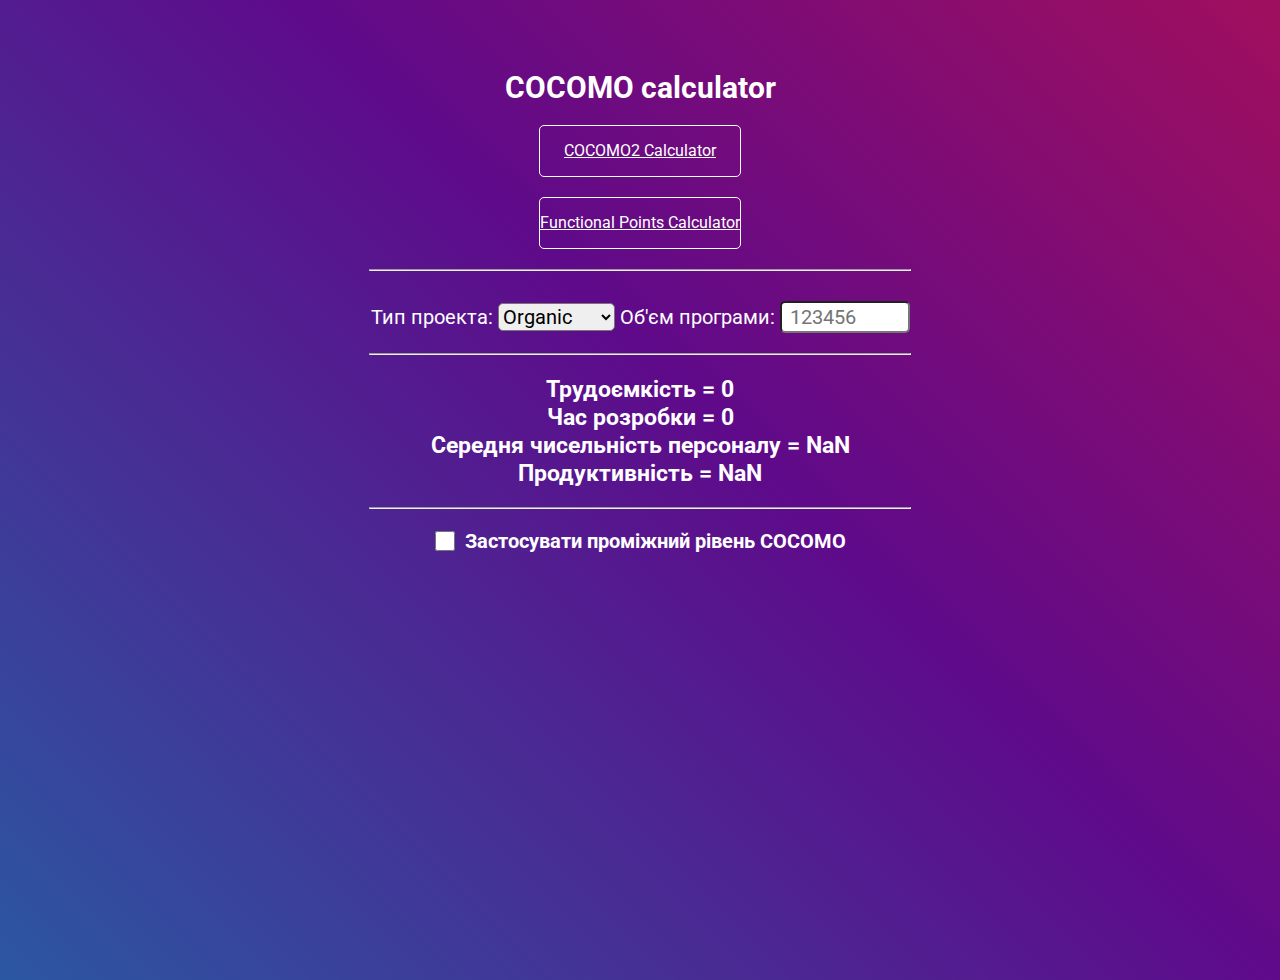
<file: COCOMO/index.html>
<!DOCTYPE html>
<html>

<head lang="en">
    <meta charset="UTF-8">
    <title>COCOMO calculator</title>
    <script type="text/javascript" src="js/index.js"></script>
    <link rel="stylesheet" href="css/index.css" />
    <link rel="preconnect" href="https://fonts.googleapis.com">
    <link rel="preconnect" href="https://fonts.gstatic.com" crossorigin>
    <link href="https://fonts.googleapis.com/css2?family=Roboto:wght@300&display=swap" rel="stylesheet">
</head>

<body onload="calculator = new Calculator()">
    <section>
        <div class="container">
            <h1 class="title">COCOMO calculator</h1>
            <a class="coc" href="cocomo2.html">COCOMO2 Calculator</a>
            <a class="coc" href="functional_points.html">Functional Points Calculator</a>
            <hr>
            <div class="select">
                <label>
                    Тип проекта:
                    <select id="ptSelect">
                        <option>Organic</option>
                        <option>Split</option>
                        <option>Embedded</option>
                    </select>
                </label>
                <label>
                    Об'єм програми:
                    <input id="psInput" type="number" min="1" max="1000000000" value="" placeholder="123456">
                </label>
                <hr>
                <div class="result">
                    <h3>Трудоємкість = <span id="PM">0</span></h3>
                    <h3>Час розробки = <span id="TM">0</span></h3>
                    <h3>Середня чисельність персоналу = <span id="SS">0</span></h3>
                    <h3>Продуктивність = <span id="P">0</span></h3>
                </div>
            </div>
            <hr>
            <div>
                <h4>
                        <input id="use" type="checkbox" />
                        Застосувати проміжний рівень COCOMO
                </h4>
                <div id="intCoc" class="intCocOver">
                    <table>
                        <thead>
                            <tr>
                                <th rowspan="2">Атрибути вартості, CD<sub>k</sub></th>
                                <th colspan="6">Рейтинг</th>
                            </tr>
                            <tr>
                                <th>Дуже низький</th>
                                <th>Низький</th>
                                <th>Середній</th>
                                <th>Високий</th>
                                <th>Дуже високий</th>
                                <th>Критичний</th>
                            </tr>
                        </thead>
                        <tbody id="tBody">
                            <tr>
                                <th colspan="7">Характеристики продукту</th>
                            </tr>
                            <tr>
                                <td>1. Вимоги до надійності ПЗ</td>
                                <td><label><input type="radio" name="t1" value="0.75" /></label></td>
                                <td><label><input type="radio" name="t1" value="0.88" /></label></td>
                                <td><label><input type="radio" name="t1" value="1" /></label></td>
                                <td><label><input type="radio" name="t1" value="1.15" /></label></td>
                                <td><label><input type="radio" name="t1" value="1.40" /></label></td>
                                <td>N/A</td>
                            </tr>
                            <tr>
                                <td>2. Розмір БД проекта</td>
                                <td></td>
                                <td><label><input type="radio" name="t2" value="0.94" /></label></td>
                                <td><label><input type="radio" name="t2" value="1.00" /></label></td>
                                <td><label><input type="radio" name="t2" value="1.08" /></label></td>
                                <td><label><input type="radio" name="t2" value="1.16" /></label></td>
                                <td>N/A</td>
                            </tr>
                            <tr>
                                <td>3. Складність продукта</td>
                                <td><label><input type="radio" name="t3" value="0.70" /></label></td>
                                <td><label><input type="radio" name="t3" value="0.85" /></label></td>
                                <td><label><input type="radio" name="t3" value="1" /></label></td>
                                <td><label><input type="radio" name="t3" value="1.15" /></label></td>
                                <td><label><input type="radio" name="t3" value="1.30" /></label></td>
                                <td><label><input type="radio" name="t3" value="1.65" /></label></td>
                            </tr>
                            <tr>
                                <td colspan="7">Характеристики апаратного забезпечення</td>
                            </tr>
                            <tr>
                                <td>4. Обмеження швидкодії виконання</td>
                                <td></td>
                                <td></td>
                                <td><label><input type="radio" name="t4" value="1" /></label></td>
                                <td><label><input type="radio" name="t4" value="1.11" /></label></td>
                                <td><label><input type="radio" name="t4" value="1.30" /></label></td>
                                <td><label><input type="radio" name="t4" value="1.66" /></label></td>
                            </tr>
                            <tr>
                                <td>5. Обмеження пам'яті</td>
                                <td></td>
                                <td></td>
                                <td><label><input type="radio" name="t5" value="1" /></label></td>
                                <td><label><input type="radio" name="t5" value="1.06" /></label></td>
                                <td><label><input type="radio" name="t5" value="1.21" /></label></td>
                                <td><label><input type="radio" name="t5" value="1.56" /></label></td>
                            </tr>
                            <tr>
                                <td>6. Нестабільність середовища віртуальної машини</td>
                                <td></td>
                                <td><label><input type="radio" name="t6" value="0.87" /></label></td>
                                <td><label><input type="radio" name="t6" value="1" /></label></td>
                                <td><label><input type="radio" name="t6" value="1.15" /></label></td>
                                <td><label><input type="radio" name="t6" value="1.30" /></label></td>
                                <td></td>
                            </tr>
                            <tr>
                                <td>7. Потрібний час на відновлення</td>
                                <td></td>
                                <td><label><input type="radio" name="t7" value="0.87" /></label></td>
                                <td><label><input type="radio" name="t7" value="1" /></label></td>
                                <td><label><input type="radio" name="t7" value="1.07" /></label></td>
                                <td><label><input type="radio" name="t7" value="1.15" /></label></td>
                                <td></td>
                            </tr>
                            <tr>
                                <td colspan="7">Характеристики персоналу</td>
                            </tr>
                            <tr>
                                <td>8. Аналітичні здібності</td>
                                <td><label><input type="radio" name="t8" value="1.46" /></label></td>
                                <td><label><input type="radio" name="t8" value="1.19" /></label></td>
                                <td><label><input type="radio" name="t8" value="1" /></label></td>
                                <td><label><input type="radio" name="t8" value="0.86" /></label></td>
                                <td><label><input type="radio" name="t8" value="0.71" /></label></td>
                                <td></td>
                            </tr>
                            <tr>
                                <td>9. Досвід розробки</td>
                                <td><label><input type="radio" name="t9" value="1.29" /></label></td>
                                <td><label><input type="radio" name="t9" value="1.13" /></label></td>
                                <td><label><input type="radio" name="t9" value="1" /></label></td>
                                <td><label><input type="radio" name="t9" value="0.91" /></label></td>
                                <td><label><input type="radio" name="t9" value="0.82" /></label></td>
                                <td></td>
                            </tr>
                            <tr>
                                <td>10. Здібності до розробки ПЗ</td>
                                <td><label><input type="radio" name="t10" value="1.42" /></label></td>
                                <td><label><input type="radio" name="t10" value="1.17" /></label></td>
                                <td><label><input type="radio" name="t10" value="1" /></label></td>
                                <td><label><input type="radio" name="t10" value="0.86" /></label></td>
                                <td><label><input type="radio" name="t10" value="0.70" /></label></td>
                                <td></td>
                            </tr>
                            <tr>
                                <td>11. Досвід використання віртуальних машин</td>
                                <td><label><input type="radio" name="t11" value="1.21" /></label></td>
                                <td><label><input type="radio" name="t11" value="1.10" /></label></td>
                                <td><label><input type="radio" name="t11" value="1" /></label></td>
                                <td><label><input type="radio" name="t11" value="0.9" /></label></td>
                                <td></td>
                                <td></td>
                            </tr>
                            <tr>
                                <td>12. Складність продукту</td>
                                <td><label><input type="radio" name="t12" value="1.14" /></label></td>
                                <td><label><input type="radio" name="t12" value="1.07" /></label></td>
                                <td><label><input type="radio" name="t12" value="1" /></label></td>
                                <td><label><input type="radio" name="t12" value="0.95" /></label></td>
                                <td></td>
                                <td></td>
                            </tr>
                            <tr>
                                <td colspan="7">Характеристики проекту</td>
                            </tr>
                            <tr>
                                <td>13. Застосування методів розробки ПЗ</td>
                                <td><label><input type="radio" name="t13" value="1.24" /></label></td>
                                <td><label><input type="radio" name="t13" value="1.10" /></label></td>
                                <td><label><input type="radio" name="t13" value="1" /></label></td>
                                <td><label><input type="radio" name="t13" value="0.91" /></label></td>
                                <td><label><input type="radio" name="t13" value="0.82" /></label></td>
                                <td></td>
                            </tr>
                            <tr>
                                <td>14. Використання інструментарію розробки ПЗ</td>
                                <td><label><input type="radio" name="t14" value="1.24" /></label></td>
                                <td><label><input type="radio" name="t14" value="1.10" /></label></td>
                                <td><label><input type="radio" name="t14" value="1" /></label></td>
                                <td><label><input type="radio" name="t14" value="0.91" /></label></td>
                                <td><label><input type="radio" name="t14" value="0.83" /></label></td>
                                <td></td>
                            </tr>
                            <tr>
                                <td>15. Вимоги дотримання термінів розробки</td>
                                <td><label><input type="radio" name="t15" value="1.23" /></label></td>
                                <td><label><input type="radio" name="t15" value="1.08" /></label></td>
                                <td><label><input type="radio" name="t15" value="1" /></label></td>
                                <td><label><input type="radio" name="t15" value="1.04" /></label></td>
                                <td><label><input type="radio" name="t15" value="1.10" /></label></td>
                                <td></td>
                            </tr>
                        </tbody>
                    </table>
                </div>
            </div>
            <div>

            </div>
        </div>
    </section>

</body>

</html>
</file>
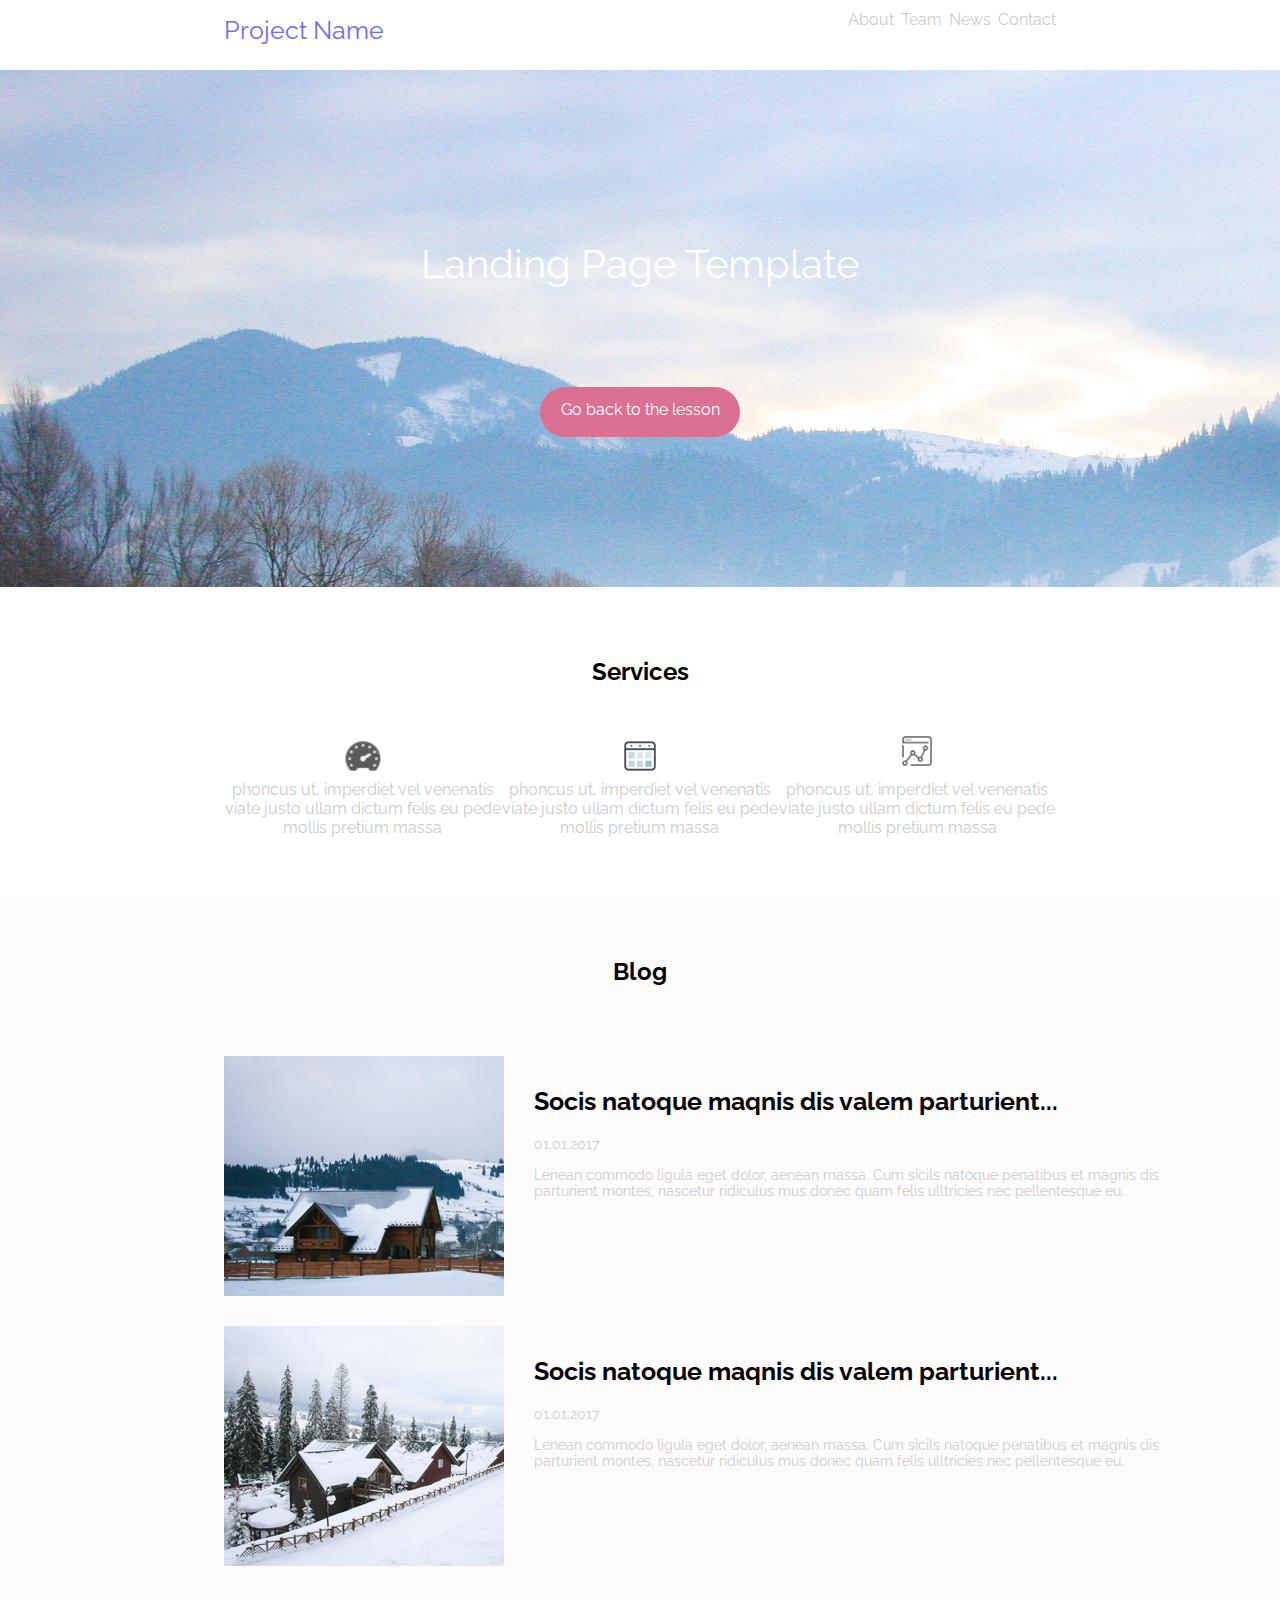
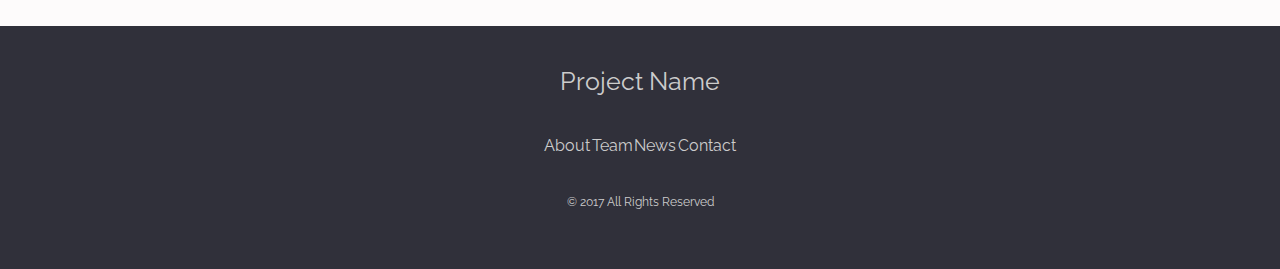
<file: LR_9/index.html>
<!DOCTYPE html>
<html lang="en">
<head>
    <meta charset="UTF-8">
    <meta http-equiv="X-UA-Compatible" content="IE=edge">
    <meta name="viewport" content="width=device-width, initial-scale=1.0">
    <link rel="stylesheet" href="./style.css">
    <link rel="preconnect" href="https://fonts.gstatic.com">
    <link href="https://fonts.googleapis.com/css2?family=Raleway:wght@300;400;500;600;700&display=swap" rel="stylesheet">
    <title>Landing Page</title>
</head>
<body>
    <!-- Header -->
    <header>

        <div class="topbar">
            <div class="pname">
                <div class="text-pname">Project Name</div>
            </div>

            <div class="menu">
                <div class="lio">About</div>
                <div class="lio">Team</div>
                <div class="lio">News</div>
                <div class="lio">Contact</div>
            </div>

        </div>

        <div class="main-header">
            <h1>Landing Page Template</h1>
            <div class="container-b">
                <div class="button-h">
                    <div class="text-button-h">Go back to the lesson</div>
                </div>
            </div>
                
        </div>
        
    </header>
    <!-- Header -->


    <!-- Main -->
    <main>
        

        <div class="up-main">
            
            <h2>Services</h2>
            
            <div class="container-m">
                    <div class="block">
                    <img src="./img/speedometer_30px.png" alt="">
                    <div class="text-s">phoncus ut, imperdiet vel venenatis viate
                        justo ullam dictum felis eu pede mollis
                        pretium massa
                    </div>
                </div>

                <div class="block">
                    <img src="./img/calendar_64px.png" alt="">
                    <div class="text-t">phoncus ut, imperdiet vel venenatis viate
                        justo ullam dictum felis eu pede mollis
                        pretium massa
                    </div>
                </div>

                <div class="block">
                    <img src="./img/web_analytics_64px.png" alt="" class="last">
                    <div class="text-a">phoncus ut, imperdiet vel venenatis viate
                        justo ullam dictum felis eu pede mollis
                        pretium massa
                    </div>
                </div>
            </div>
        </div>
            

        <div class="down-main">

            <h2 class="log">Blog</h2>

            <div class="house">
                <img src="./img/img1.jpg" alt="" class="house-img">
                <div class="about-h">
                    <h3>Socis natoque maqnis dis valem parturient...</h3>
                    <p>01.01.2017</p>
                    <p>Lenean commodo ligula eget dolor, aenean massa. Cum sicils natoque penatibus et magnis dis
                        parturient montes, nascetur ridiculus mus donec quam felis ulltricies nec pellentesque eu.
                    </p>
                </div>
            </div>

            <div class="house">
                <img src="./img/img2.jpg" alt="" class="house-img">
                <div class="about-h">
                    <h3>Socis natoque maqnis dis valem parturient...</h3>
                    <p>01.01.2017</p>
                    <p>Lenean commodo ligula eget dolor, aenean massa. Cum sicils natoque penatibus et magnis dis
                        parturient montes, nascetur ridiculus mus donec quam felis ulltricies nec pellentesque eu.
                    </p>
                </div>
            </div>
        </div>
    </main>
    <!-- Main -->

    <!-- Footer -->
    <footer>

        <div class="up-f">Project Name</div>

        <div class="middle-f">
            <div class="liu">About</div>
            <div class="liu">Team</div>
            <div class="liu">News</div>
            <div class="liu">Contact</div>
        </div>

        <div class="bottom-f">&#169 2017 All Rights Reserved</div>
    </footer>
    <!-- Footer -->
</body>
</html>
</file>
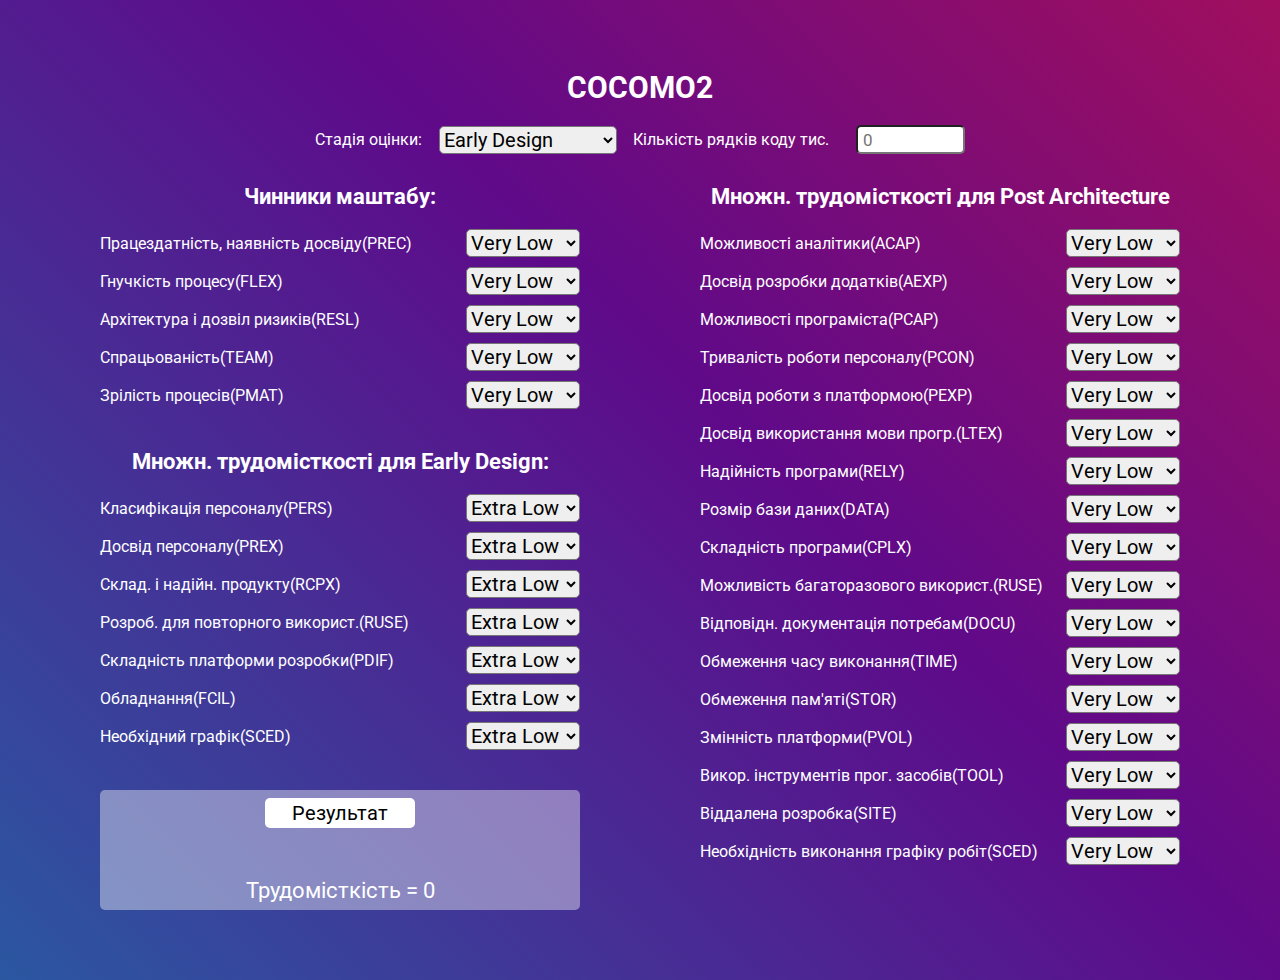
<file: COCOMO/cocomo2.html>
<!DOCTYPE html>
<html>

<head lang="en">
    <meta charset="UTF-8">
    <title>COCOMO 2</title>
    <link rel="stylesheet" href="css/index.css" />
    <link rel="preconnect" href="https://fonts.googleapis.com">
    <link rel="preconnect" href="https://fonts.gstatic.com" crossorigin>
    <link href="https://fonts.googleapis.com/css2?family=Roboto:wght@300&display=swap" rel="stylesheet">
</head>

<body>
    <section>
        <div class="container">
            <h1 class="title">COCOMO2</h1>
            <div class="input">
                Стадія оцінки:
                <select id="typeSelect">
                    <option>Early Design</option>
                    <option>Post Architecture</option>
                </select>
                Кількість рядків коду тис.
                <input type="number" value="" min="1" placeholder="0" id="kInput">
            </div>
            <div class="param">
                <div class="early_scaleSelect">
                    <div class="scaleSelect">
                        <h2>Чинники маштабу:</h2>
                        <div class="select-block">
                            <div class="descr">Працездатність, наявність досвіду(PREC)</div>
                            <select class="sel" id="PREC">
                                <option>Very Low</option>
                                <option>Low</option>
                                <option>Nominal</option>
                                <option>High</option>
                                <option>Very High</option>
                                <option>Extra High</option>
                            </select>
                        </div>
                        <div class="select-block">
                            <div class="descr">Гнучкість процесу(FLEX)</div>
                            <select class="sel" id="FLEX">
                                <option>Very Low</option>
                                <option>Low</option>
                                <option>Nominal</option>
                                <option>High</option>
                                <option>Very High</option>
                                <option>Extra High</option>
                            </select>
                        </div>
                        <div class="select-block">
                            <div class="descr">Архітектура і дозвіл ризиків(RESL)</div>
                            <select class="sel" id="RESL">
                                <option>Very Low</option>
                                <option>Low</option>
                                <option>Nominal</option>
                                <option>High</option>
                                <option>Very High</option>
                                <option>Extra High</option>
                            </select>
                        </div>
                        <div class="select-block">
                            <div class="descr">Спрацьованість(TEAM)</div>
                            <select class="sel" id="TEAM">
                                <option>Very Low</option>
                                <option>Low</option>
                                <option>Nominal</option>
                                <option>High</option>
                                <option>Very High</option>
                                <option>Extra High</option>
                            </select>
                        </div>
                        <div class="select-block">
                            <div class="descr">Зрілість процесів(PMAT)</div>
                            <select class="sel" id="PMAT">
                                <option>Very Low</option>
                                <option>Low</option>
                                <option>Nominal</option>
                                <option>High</option>
                                <option>Very High</option>
                                <option>Extra High</option>
                            </select>
                        </div>
                    </div>
                    <div class="earlySelect">
                        <h2>Множн. трудомісткості для Early Design:</h2>
                        <div class="select-block">
                            <div class="descr">Класифікація персоналу(PERS)</div>
                            <select class="sel" id="PERS">
                                <option>Extra Low</option>
                                <option>Very Low</option>
                                <option>Low</option>
                                <option>Nominal</option>
                                <option>High</option>
                                <option>Very High</option>
                                <option>Extra High</option>
                            </select>
                        </div>
                        <div class="select-block">
                            <div class="descr">Досвід персоналу(PREX)</div>
                            <select class="sel" id="PREX">
                                <option>Extra Low</option>
                                <option>Very Low</option>
                                <option>Low</option>
                                <option>Nominal</option>
                                <option>High</option>
                                <option>Very High</option>
                                <option>Extra High</option>
                            </select>
                        </div>
                        <div class="select-block">
                            <div class="descr">Склад. і надійн. продукту(RCPX)</div>
                            <select class="sel" id="RCPX">
                                <option>Extra Low</option>
                                <option>Very Low</option>
                                <option>Low</option>
                                <option>Nominal</option>
                                <option>High</option>
                                <option>Very High</option>
                                <option>Extra High</option>
                            </select>
                        </div>
                        <div class="select-block">
                            <div class="descr">Розроб. для повторного використ.(RUSE)</div>
                            <select class="sel" id="RUSE">
                                <option>Extra Low</option>
                                <option>Very Low</option>
                                <option>Low</option>
                                <option>Nominal</option>
                                <option>High</option>
                                <option>Very High</option>
                                <option>Extra High</option>
                            </select>
                        </div>
                        <div class="select-block">
                            <div class="descr">Складність платформи розробки(PDIF)</div>
                            <select class="sel" id="PDIF">
                                <option>Extra Low</option>
                                <option>Very Low</option>
                                <option>Low</option>
                                <option>Nominal</option>
                                <option>High</option>
                                <option>Very High</option>
                                <option>Extra High</option>
                            </select>
                        </div>
                        <div class="select-block">
                            <div class="descr">Обладнання(FCIL)</div>
                            <select class="sel" id="FCIL">
                                <option>Extra Low</option>
                                <option>Very Low</option>
                                <option>Low</option>
                                <option>Nominal</option>
                                <option>High</option>
                                <option>Very High</option>
                                <option>Extra High</option>
                            </select>
                        </div>
                        <div class="select-block">
                            <div class="descr">Необхідний графік(SCED)</div>
                            <select class="sel" id="SCED">
                                <option>Extra Low</option>
                                <option>Very Low</option>
                                <option>Low</option>
                                <option>Nominal</option>
                                <option>High</option>
                                <option>Very High</option>
                                <option>Extra High</option>
                            </select>
                        </div>
                    </div>
                    <div class="result-co2">
                        <button id="res">Результат</button>
                        <div class="resourse">Трудомісткість = <div id="result-co2">0</div></div>
                        
                    </div>
                </div>
                <div class="postSelect">
                    <h2>Множн. трудомісткості для Post Architecture</h2>
                    <div class="select-block">
                        <div class="descr">Можливості аналітики(ACAP)</div>
                        <select class="sel" id="ACAP">
                            <option>Very Low</option>
                            <option>Low</option>
                            <option>Nominal</option>
                            <option>High</option>
                            <option>Very High</option>
                            <option>Extra High</option>
                        </select>
                    </div>
                    <div class="select-block">
                        <div class="descr">Досвід розробки додатків(AEXP)</div>
                        <select class="sel" id="AEXP">
                            <option>Very Low</option>
                            <option>Low</option>
                            <option>Nominal</option>
                            <option>High</option>
                            <option>Very High</option>
                            <option>Extra High</option>
                        </select>
                    </div>
                    <div class="select-block">
                        <div class="descr">Можливості програміста(PCAP)</div>
                        <select class="sel" id="PCAP">
                            <option>Very Low</option>
                            <option>Low</option>
                            <option>Nominal</option>
                            <option>High</option>
                            <option>Very High</option>
                            <option>Extra High</option>
                        </select>
                    </div>
                    <div class="select-block">
                        <div class="descr">Тривалість роботи персоналу(PCON)</div>
                        <select class="sel" id="PCON">
                            <option>Very Low</option>
                            <option>Low</option>
                            <option>Nominal</option>
                            <option>High</option>
                            <option>Very High</option>
                            <option>Extra High</option>
                        </select>
                    </div>
                    <div class="select-block">
                        <div class="descr">Досвід роботи з платформою(PEXP)</div>
                        <select class="sel" id="PEXP">
                            <option>Very Low</option>
                            <option>Low</option>
                            <option>Nominal</option>
                            <option>High</option>
                            <option>Very High</option>
                            <option>Extra High</option>
                        </select>
                    </div>
                    <div class="select-block">
                        <div class="descr">Досвід використання мови прогр.(LTEX)</div>
                        <select class="sel" id="LTEX">
                            <option>Very Low</option>
                            <option>Low</option>
                            <option>Nominal</option>
                            <option>High</option>
                            <option>Very High</option>
                            <option>Extra High</option>
                        </select>
                    </div>
                    <div class="select-block">
                        <div class="descr">Надійність програми(RELY)</div>
                        <select class="sel" id="RELY">
                            <option>Very Low</option>
                            <option>Low</option>
                            <option>Nominal</option>
                            <option>High</option>
                            <option>Very High</option>
                            <option>Extra High</option>
                        </select>
                    </div>
                    <div class="select-block">
                        <div class="descr">Розмір бази даних(DATA)</div>
                        <select class="sel" id="DATA">
                            <option>Very Low</option>
                            <option>Low</option>
                            <option>Nominal</option>
                            <option>High</option>
                            <option>Very High</option>
                            <option>Extra High</option>
                        </select>
                    </div>
                    <div class="select-block">
                        <div class="descr">Складність програми(CPLX)</div>
                        <select class="sel" id="CPLX">
                            <option>Very Low</option>
                            <option>Low</option>
                            <option>Nominal</option>
                            <option>High</option>
                            <option>Very High</option>
                            <option>Extra High</option>
                        </select>
                    </div>
                    <div class="select-block">
                        <div class="descr">Можливість багаторазового використ.(RUSE)</div>
                        <select class="sel" id="RUSE2">
                            <option>Very Low</option>
                            <option>Low</option>
                            <option>Nominal</option>
                            <option>High</option>
                            <option>Very High</option>
                            <option>Extra High</option>
                        </select>
                    </div>
                    <div class="select-block">
                        <div class="descr">Відповідн. документація потребам(DOCU)</div>
                        <select class="sel" id="DOCU">
                            <option>Very Low</option>
                            <option>Low</option>
                            <option>Nominal</option>
                            <option>High</option>
                            <option>Very High</option>
                            <option>Extra High</option>
                        </select>
                    </div>
                    <div class="select-block">
                        <div class="descr">Обмеження часу виконання(TIME)</div>
                        <select class="sel" id="TIME">
                            <option>Very Low</option>
                            <option>Low</option>
                            <option>Nominal</option>
                            <option>High</option>
                            <option>Very High</option>
                            <option>Extra High</option>
                        </select>
                    </div>
                    <div class="select-block">
                        <div class="descr">Обмеження пам'яті(STOR)</div>
                        <select class="sel" id="STOR">
                            <option>Very Low</option>
                            <option>Low</option>
                            <option>Nominal</option>
                            <option>High</option>
                            <option>Very High</option>
                            <option>Extra High</option>
                        </select>
                    </div>
                    <div class="select-block">
                        <div class="descr">Змінність платформи(PVOL)</div>
                        <select class="sel" id="PVOL">
                            <option>Very Low</option>
                            <option>Low</option>
                            <option>Nominal</option>
                            <option>High</option>
                            <option>Very High</option>
                            <option>Extra High</option>
                        </select>
                    </div>
                    <div class="select-block">
                        <div class="descr">Викор. інструментів прог. засобів(TOOL)</div>
                        <select class="sel" id="TOOL">
                            <option>Very Low</option>
                            <option>Low</option>
                            <option>Nominal</option>
                            <option>High</option>
                            <option>Very High</option>
                            <option>Extra High</option>
                        </select>
                    </div>
                    <div class="select-block">
                        <div class="descr">Віддалена розробка(SITE)</div>
                        <select class="sel" id="SITE">
                            <option>Very Low</option>
                            <option>Low</option>
                            <option>Nominal</option>
                            <option>High</option>
                            <option>Very High</option>
                            <option>Extra High</option>
                        </select>
                    </div>
                    <div class="select-block">
                        <div class="descr">Необхідність виконання графіку робіт(SCED)</div>
                        <select class="sel" id="SCED2">
                            <option>Very Low</option>
                            <option>Low</option>
                            <option>Nominal</option>
                            <option>High</option>
                            <option>Very High</option>
                            <option>Extra High</option>
                        </select>
                    </div>
                </div>
            </div>
        </div>
    </section>
    <script src="js/cocomo2.js"></script>
</body>

</html>
</file>
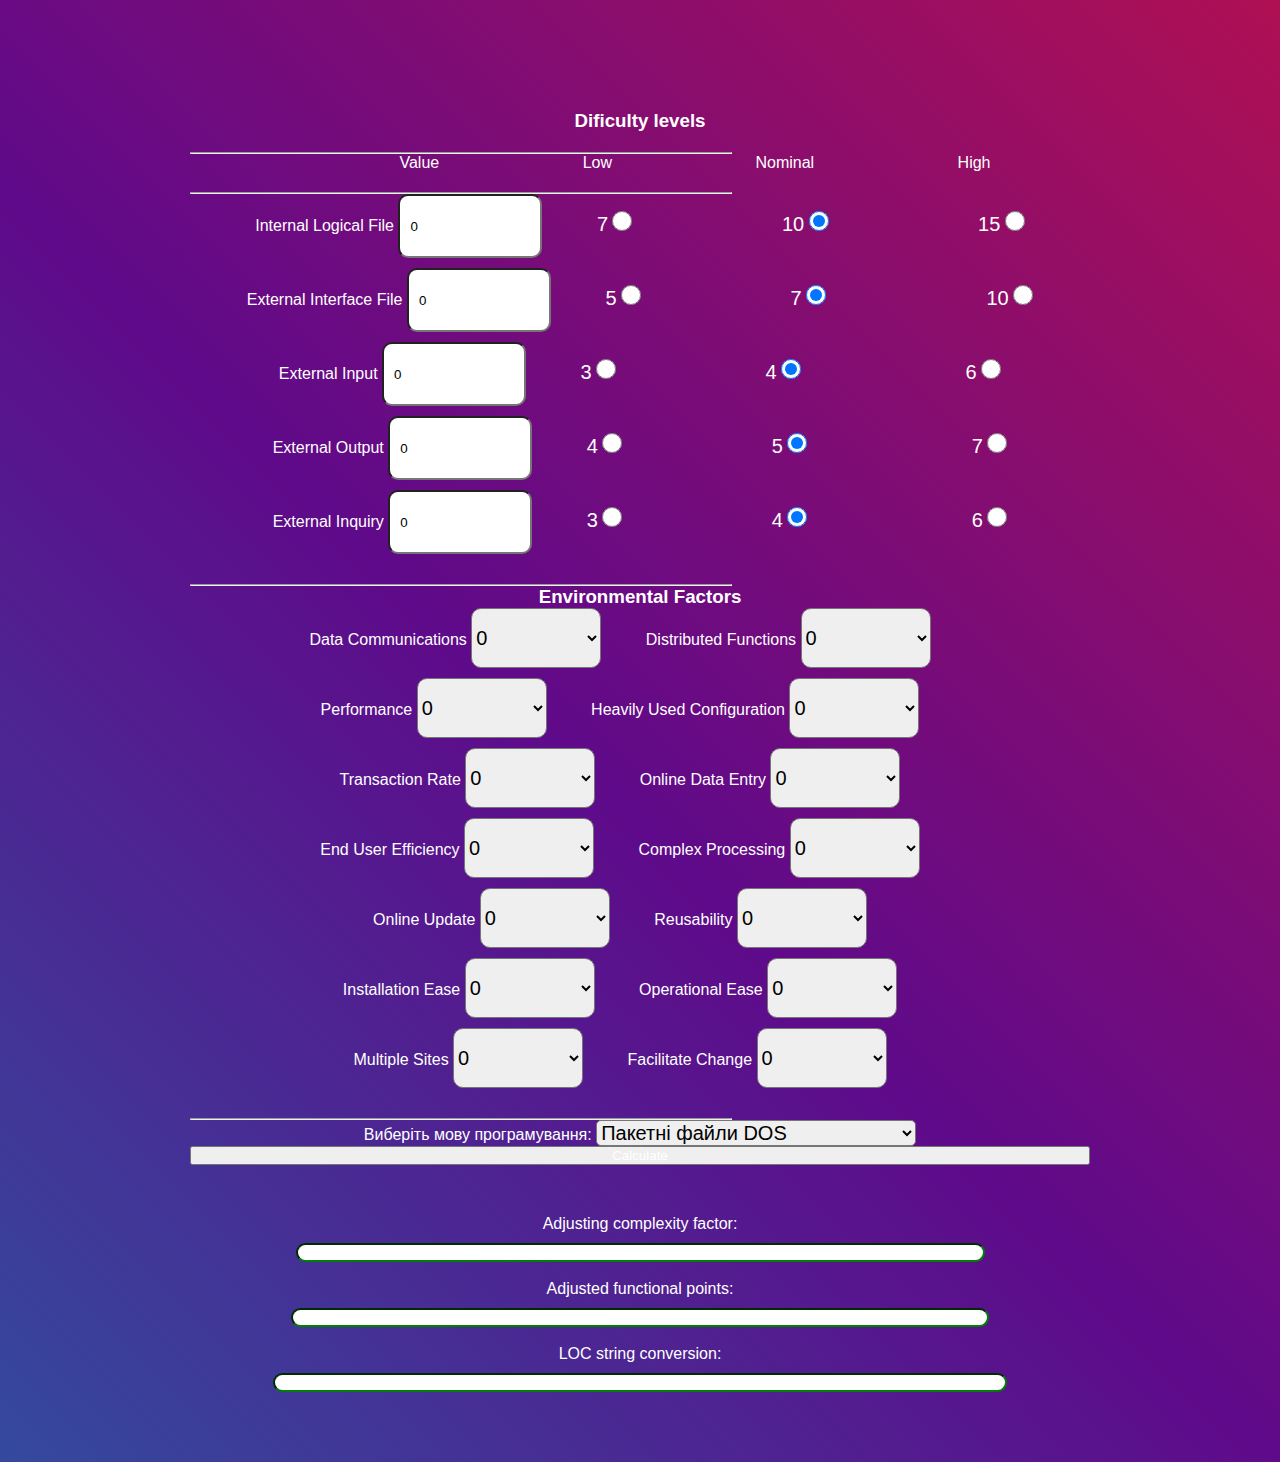
<file: COCOMO/functional_points.html>
<!DOCTYPE html>
<html lang="en">

<head>
    <meta charset="UTF-8">
    <meta http-equiv="X-UA-Compatible" content="IE=edge">
    <meta name="viewport" content="width=device-width, initial-scale=1.0">
    <link rel="stylesheet" href="css/index.css">
    <link href="https://cdn.jsdelivr.net/npm/bootstrap@5.2.1/dist/css/bootstrap.min.css" rel="stylesheet"
        integrity="sha384-iYQeCzEYFbKjA/T2uDLTpkwGzCiq6soy8tYaI1GyVh/UjpbCx/TYkiZhlZB6+fzT" crossorigin="anonymous">
    <script src="https://cdn.jsdelivr.net/npm/bootstrap@5.2.1/dist/js/bootstrap.bundle.min.js"
        integrity="sha384-u1OknCvxWvY5kfmNBILK2hRnQC3Pr17a+RTT6rIHI7NnikvbZlHgTPOOmMi466C8"
        crossorigin="anonymous"></script>
    <title>Метод функціональних точок</title>
</head>

<body>
    <div class="container">
        <div class="main">
            <h3>Dificulty levels</h3>
            <hr>
            <div class="second">
                <span class="first">Value</span>
                <span class="common">Low</span>
                <span class="common">Nominal</span>
                <span class="common">High</span>
                <hr>
                <div class="firstgroup">
                    <label class="forF" for="firstinput">Internal Logical File</label>
                    <input class="inputF" value="0" name="firstinput" type="number">
                    <label class="check" for="">7</label>
                    <input class="checkB" name="1" value="7" type="radio">
                    <label class="checkS" for="thirdtinput">10</label>
                    <input class="checkB" name="1" value="10" type="radio" checked>
                    <label class="checkS" for="fourthtinput">15</label>
                    <input class="checkB" name="1" value="15" type="radio">
                </div>
                <div class="secondgroup">
                    <label class="forF" for="">External Interface File</label>
                    <input class="inputF" value="0" name="secondinput" type="number">
                    <label class="check" for="7">5</label>
                    <input class="checkB" name="2" value="5" type="radio">
                    <label class="checkS" for="8">7</label>
                    <input class="checkB" name="2" value="7" type="radio" checked>
                    <label class="checkST" for="9">10</label>
                    <input class="checkB" name="2" value="10" type="radio">
                </div>
                <div class="thirdgroup">
                    <label class="forF" for="10">External Input</label>
                    <input class="inputF" value="0" name="thirdinput" type="number">
                    <label class="check" for="11">3</label>
                    <input class="checkB" name="3" value="3" type="radio">
                    <label class="checkS" for="12">4</label>
                    <input class="checkB" name="3" value="4" type="radio" checked>
                    <label class="checkSTH" for="13">6</label>
                    <input class="checkB" name="3" value="6" type="radio">
                </div>
                <div class="fourthgroup">
                    <label class="forF" for="14">External Output</label>
                    <input class="inputF" value="0" name="fourthinput" type="number">
                    <label class="check" for="15">4</label>
                    <input class="checkB" name="4" value="4" type="radio">
                    <label class="checkS" for="16">5</label>
                    <input class="checkB" name="4" value="5" type="radio" checked>
                    <label class="checkSTH" for="17">7</label>
                    <input class="checkB" name="4" value="7" type="radio">
                </div>
                <div class="fifthgroup">
                    <label class="forF" for="18">External Inquiry</label>
                    <input class="inputF" value="0" name="fifthinput" type="number">
                    <label class="check" for="19">3</label>
                    <input class="checkB" name="5" value="3" type="radio">
                    <label class="checkS" for="20">4</label>
                    <input class="checkB" name="5" value="4" type="radio" checked>
                    <label class="checkSTH" for="21">6</label>
                    <input class="checkB" name="5" value="6" type="radio">
                </div>
    
            </div>
            <hr>
            <h3>Environmental Factors</h3>
            <div class="third">
                <label class="forF" for="select1">Data Communications</label>
                <select id="1">
                    <option value="0">0</option>
                    <option value="1">1</option>
                    <option value="2">2</option>
                    <option value="3">3</option>
                    <option value="4">4</option>
                    <option value="5">5</option>
                </select>
                <label class="forF" for="select2">Distributed Functions</label>
                <select id="2">
                    <option value="0">0</option>
                    <option value="1">1</option>
                    <option value="2">2</option>
                    <option value="3">3</option>
                    <option value="4">4</option>
                    <option value="5">5</option>
                </select>
                <br>
                <label class="forF" for="select1">Performance</label>
                <select id="3">
                    <option value="0">0</option>
                    <option value="1">1</option>
                    <option value="2">2</option>
                    <option value="3">3</option>
                    <option value="4">4</option>
                    <option value="5">5</option>
                </select>
                <label class="forF" for="select2">Heavily Used Configuration</label>
                <select id="4">
                    <option value="0">0</option>
                    <option value="1">1</option>
                    <option value="2">2</option>
                    <option value="3">3</option>
                    <option value="4">4</option>
                    <option value="5">5</option>
                </select>
                <br>
                <label class="forF" for="select1">Transaction Rate</label>
                <select id="5">
                    <option value="0">0</option>
                    <option value="1">1</option>
                    <option value="2">2</option>
                    <option value="3">3</option>
                    <option value="4">4</option>
                    <option value="5">5</option>
                </select>
                <label class="forF" for="select2">Online Data Entry</label>
                <select id="6">
                    <option value="0">0</option>
                    <option value="1">1</option>
                    <option value="2">2</option>
                    <option value="3">3</option>
                    <option value="4">4</option>
                    <option value="5">5</option>
                </select>
                <br>
                <label class="forF" for="select1">End User Efficiency</label>
                <select id="7">
                    <option value="0">0</option>
                    <option value="1">1</option>
                    <option value="2">2</option>
                    <option value="3">3</option>
                    <option value="4">4</option>
                    <option value="5">5</option>
                </select>
                <label class="forF" for="select2">Complex Processing</label>
                <select id="8">
                    <option value="0">0</option>
                    <option value="1">1</option>
                    <option value="2">2</option>
                    <option value="3">3</option>
                    <option value="4">4</option>
                    <option value="5">5</option>
                </select>
                <br>
                <label class="forF" for="select1">Online Update</label>
                <select id="9">
                    <option value="0">0</option>
                    <option value="1">1</option>
                    <option value="2">2</option>
                    <option value="3">3</option>
                    <option value="4">4</option>
                    <option value="5">5</option>
                </select>
                <label class="forF" for="select2">Reusability</label>
                <select id="10">
                    <option value="0">0</option>
                    <option value="1">1</option>
                    <option value="2">2</option>
                    <option value="3">3</option>
                    <option value="4">4</option>
                    <option value="5">5</option>
                </select>
                <br>
                <label class="forF" for="select1">Installation Ease</label>
                <select id="11">
                    <option value="0">0</option>
                    <option value="1">1</option>
                    <option value="2">2</option>
                    <option value="3">3</option>
                    <option value="4">4</option>
                    <option value="5">5</option>
                </select>
                <label class="forF" for="select2">Operational Ease</label>
                <select id="12">
                    <option value="0">0</option>
                    <option value="1">1</option>
                    <option value="2">2</option>
                    <option value="3">3</option>
                    <option value="4">4</option>
                    <option value="5">5</option>
                </select>
                <br>
                <label class="forF" for="select1">Multiple Sites</label>
                <select id="13">
                    <option value="0">0</option>
                    <option value="1">1</option>
                    <option value="2">2</option>
                    <option value="3">3</option>
                    <option value="4">4</option>
                    <option value="5">5</option>
                </select>
                <label class="forF" for="select2">Facilitate Change</label>
                <select id="14">
                    <option value="0">0</option>
                    <option value="1">1</option>
                    <option value="2">2</option>
                    <option value="3">3</option>
                    <option value="4">4</option>
                    <option value="5">5</option>
                </select>
                <br>
            </div>
            <hr>
            <div>
                <label>Виберіть мову програмування:</label>
                <select class="form-select form-select-lg mb-3" name="" id="main">
                    <option value="1">Пакетні файли DOS</option>
                    <option value="2">Basic</option>
                    <option value="3">PL/1</option>
                    <option value="4">C#</option>
                    <option value="5">Розширений LISP</option>
                    <option value="6">Java</option>
                    <option value="7">JavaScript</option>
                    <option value="8">C++</option>
                    <option value="9">Visual Basic</option>
                    <option value="10">Мови баз даних</option>
                    <option value="11">Access</option>
                    <option value="12">VBScript</option>
                    <option value="13">Мови підтримки прийняття</option>
                    <option value="14">FoxPro 2.5</option>
                    <option value="15">DELPHI</option>
                    <option value="16">Стандартні об'єктно-орієнтовані</option>
                    <option value="17">VB.Net</option>
                    <option value="18">Стандартні мови 4-го покоління</option>
                    <option value="19">HTML 3.0</option>
                    <option value="20">SQL</option>
                    <option value="21">SQL Forms</option>
                    <option value="22">Excel</option>
    
                </select>
            </div>
            <button class="btn btn-outline-success">Calculate</button>
            <div class="result">
                <label>Adjusting complexity factor:</label>
                <input class="outputF" type="text"><br>
                <label>Adjusted functional points:</label>
                <input class="outputS" type="text"><br>
                <label>LOC string conversion:</label>
                <input class="outputT" type="text">
            </div>
        </div>
    </div>
    <script src="https://ajax.googleapis.com/ajax/libs/jquery/2.2.0/jquery.min.js"></script>
    <script src="js/functional.js"></script>
</body>

</html>
</file>
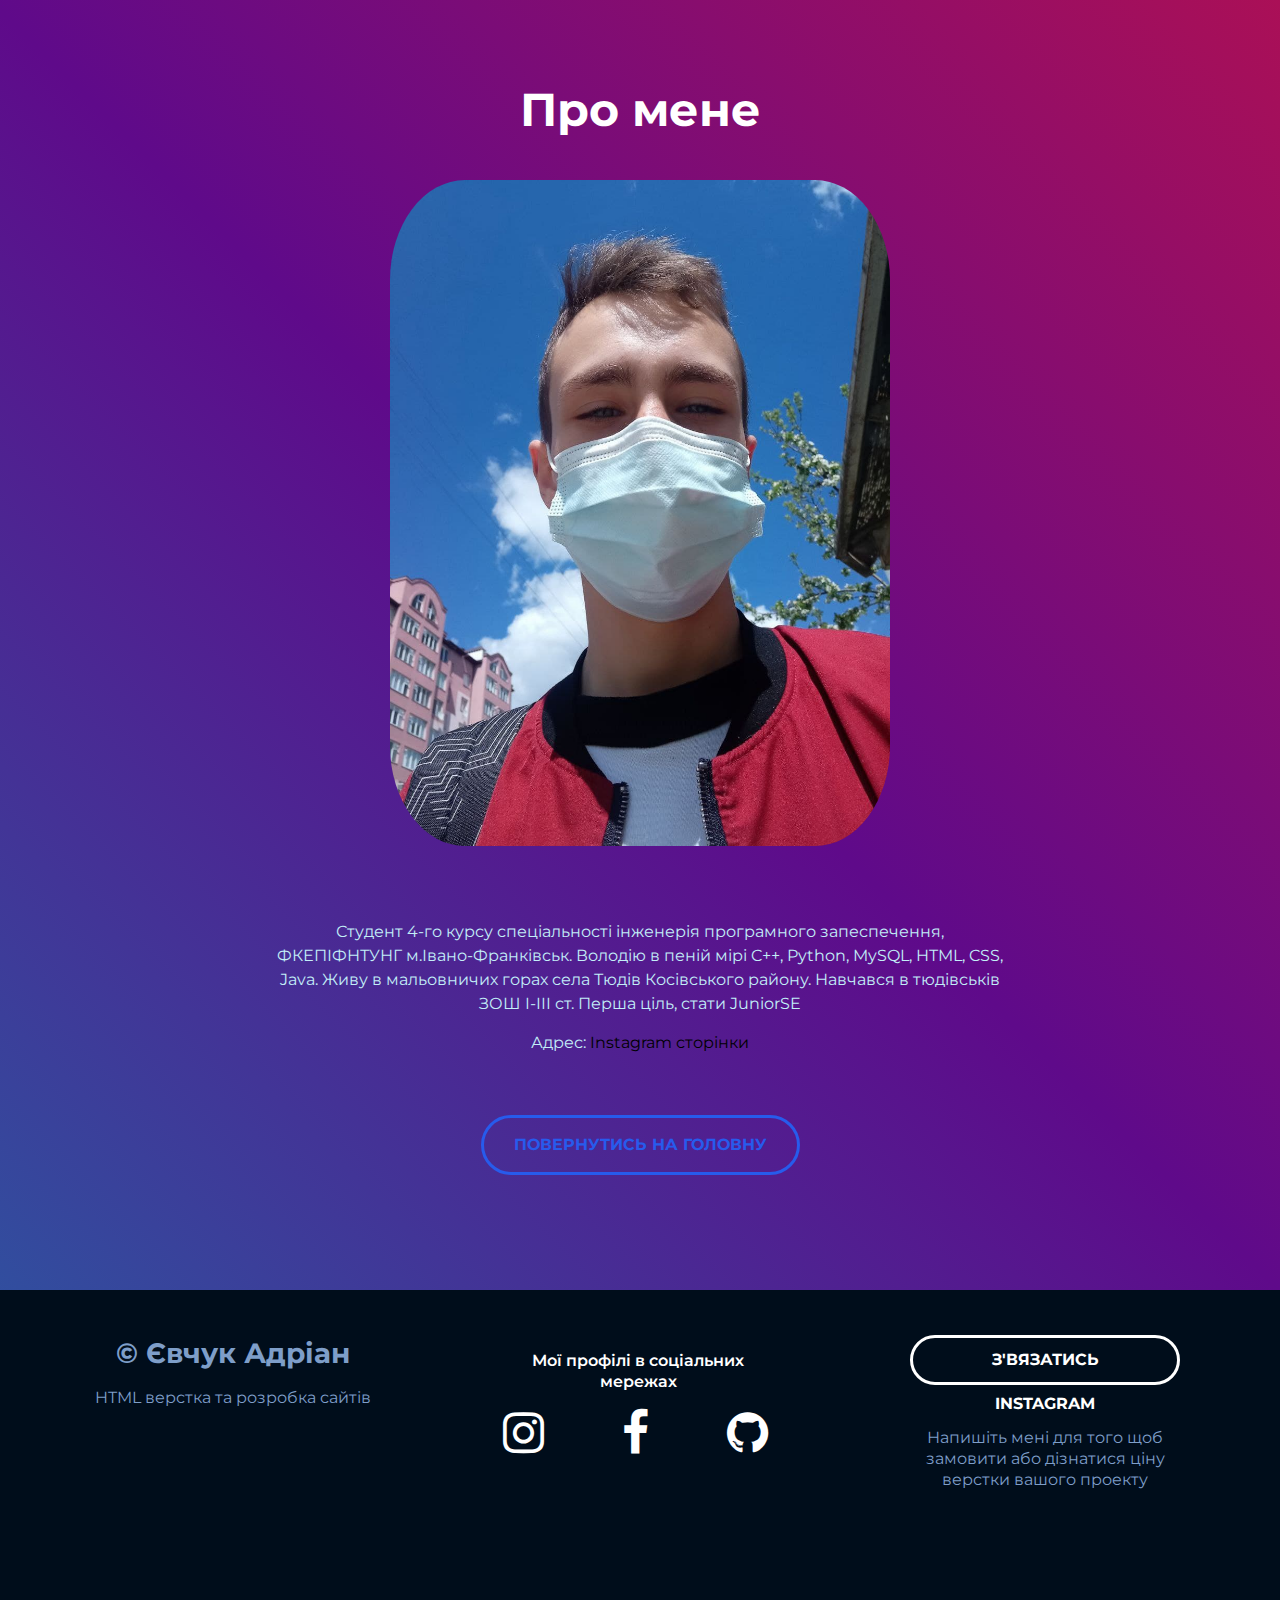
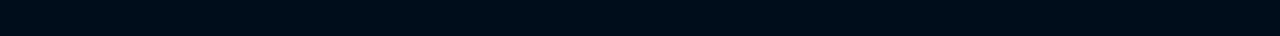
<file: portfolio/about-me.html>
<!DOCTYPE html>
<html lang="ua">
<head>
    <meta charset="UTF-8">
    <meta http-equiv="X-UA-Compatible" content="IE=edge">
    <meta name="viewport" content="width=device-width, initial-scale=1.0">
    <title>Про мене</title>
    <link rel="stylesheet" href="./css/main.css">
    <link rel="stylesheet" href="./css/media.css">
    <link href="https://fonts.googleapis.com/css2?family=Montserrat:wght@400;600;700 display=swap" rel="stylesheet">
    <link rel="stylesheet" href="https://maxcdn.bootstrapcdn.com/font-awesome/4.7.0/css/font-awesome.min.css">
</head>
<body>
    
    <div class="me">
        <div class="container">
            <h1 class="me-header">Про мене</h1>
            <div class="me-img">
                <img class="me-image" src="./images/me.jpg" alt="Я">
            </div>    
        </div>
        <div class="me-description">
            <p>Студент 4-го курсу спеціальності інженерія програмного запеспечення, ФКЕПІФНТУНГ м.Івано-Франківськ. Володію в пеній мірі C++, Python, MySQL, HTML, CSS, Java. Живу в мальовничих горах села Тюдів Косівського району. Навчався в тюдівськів ЗОШ I-III ст. Перша ціль, стати JuniorSE</p>
            <p> Адрес: <a href="https://www.instagram.com/_rzxx.x_/">Instagram сторінки</a> </p>
        </div>
        <a href="./index.html#portfolio" class="me-btn-back">ПОВЕРНУТИСЬ НА ГОЛОВНУ</a>
    </div>
    <footer class="footer">
        <div class="container">
            <div class="footer-row">
                <div class="footer-copyright">
                    <div class="footer-copyright-name footer-col">© Євчук Адріан</div>
                    <p>HTML верстка та розробка сайтів</p>
                </div>

                <div class="footer-icons footer-col">
                    <p>Мої профілі в соціальних мережах</p>
                    <div class="footer-icons-row">
                        <a href="https://www.instagram.com/_hyper__fucker_/">
                            <i class="fa fa-instagram fa-3x"></i>
                        </a>
                        <a href="https://www.facebook.com/adrian.yevchuk/">
                            <i class="fa fa-facebook-f fa-3x"></i>
                        </a>
                        <a href="https://github.com/HYPER2307">
                            <i class="fa fa-github fa-3x"></i>
                        </a>
                        
                    </div>
                </div>


                <div class="footer-contacts footer-col">
                    <a href="https://www.instagram.com/_hyper__fucker_/" class="footer-button">
                        З'вязатись Instagram
                    </a>
                    <p>Напишіть мені для того щоб замовити або дізнатися ціну верстки вашого проекту</p>
                </div>

            </div>
        </div>
    </footer>
</body>
</html>
</file>
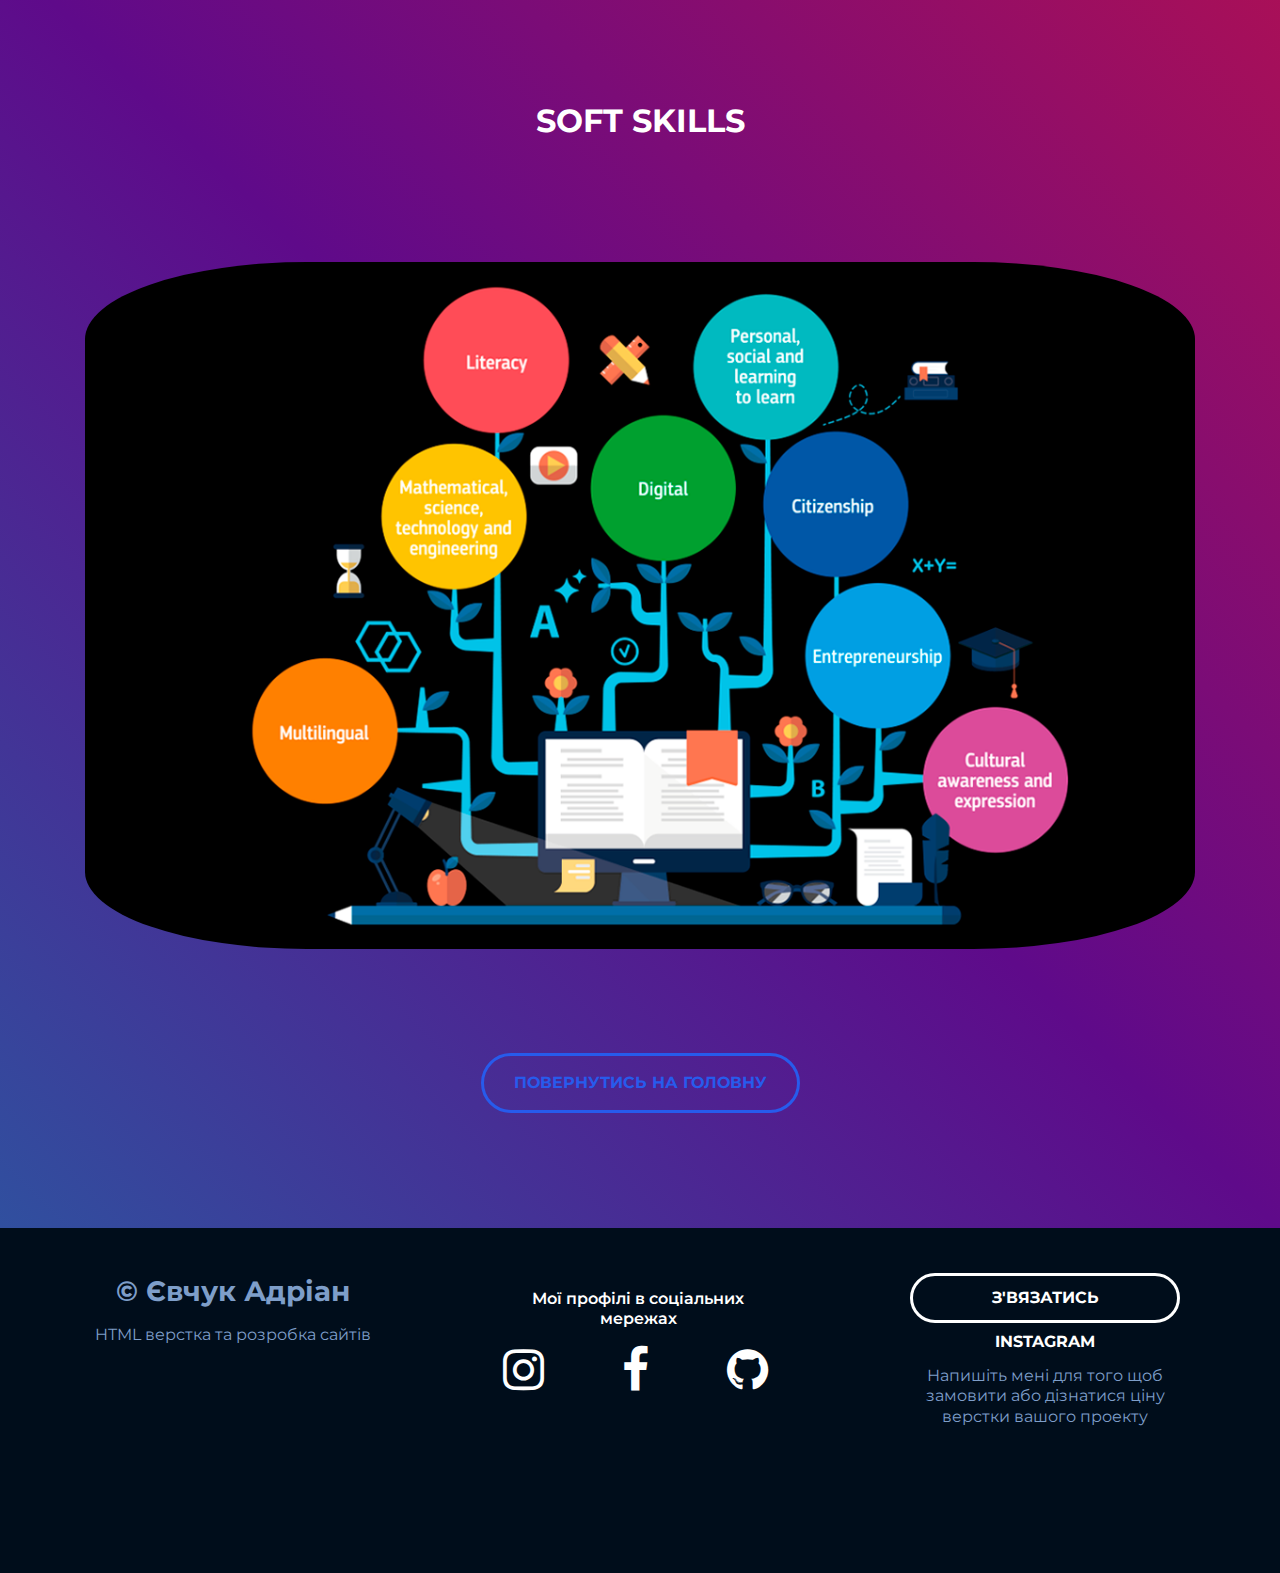
<file: portfolio/soft-skills.html>
<!DOCTYPE html>
<html lang="ua">
<head>
    <meta charset="UTF-8">
    <meta http-equiv="X-UA-Compatible" content="IE=edge">
    <meta name="viewport" content="width=device-width, initial-scale=1.0">
    <title>Професійні навички</title>
    <link rel="stylesheet" href="./css/main.css">
    <link rel="stylesheet" href="./css/media.css">
    <link href="https://fonts.googleapis.com/css2?family=Montserrat:wght@400;600;700 display=swap" rel="stylesheet">
    <link rel="stylesheet" href="https://maxcdn.bootstrapcdn.com/font-awesome/4.7.0/css/font-awesome.min.css">
</head>
<body>
    
    <div class="soft">
        <div class="container">
            <h1 class="soft-header">SOFT SKILLS</h1>
            <div class="soft-img">
                <img class="soft-image" src="./images/soft skills.png" alt="soft-img">
            </div>    
        </div>
        <a href="./index.html#portfolio" class="me-btn-back">ПОВЕРНУТИСЬ НА ГОЛОВНУ</a>
    </div>
    <footer class="footer">
        <div class="container">
            <div class="footer-row">
                <div class="footer-copyright">
                    <div class="footer-copyright-name footer-col">© Євчук Адріан</div>
                    <p>HTML верстка та розробка сайтів</p>
                </div>

                <div class="footer-icons footer-col">
                    <p>Мої профілі в соціальних мережах</p>
                    <div class="footer-icons-row">
                        <a href="https://www.instagram.com/_hyper__fucker_/">
                            <i class="fa fa-instagram fa-3x"></i>
                        </a>
                        <a href="https://www.facebook.com/adrian.yevchuk/">
                            <i class="fa fa-facebook-f fa-3x"></i>
                        </a>
                        <a href="https://github.com/HYPER2307">
                            <i class="fa fa-github fa-3x"></i>
                        </a>
                        
                    </div>
                </div>


                <div class="footer-contacts footer-col">
                    <a href="https://www.instagram.com/_hyper__fucker_/" class="footer-button">
                        З'вязатись Instagram
                    </a>
                    <p>Напишіть мені для того щоб замовити або дізнатися ціну верстки вашого проекту</p>
                </div>

            </div>
        </div>
    </footer>
</body>
</html>
</file>
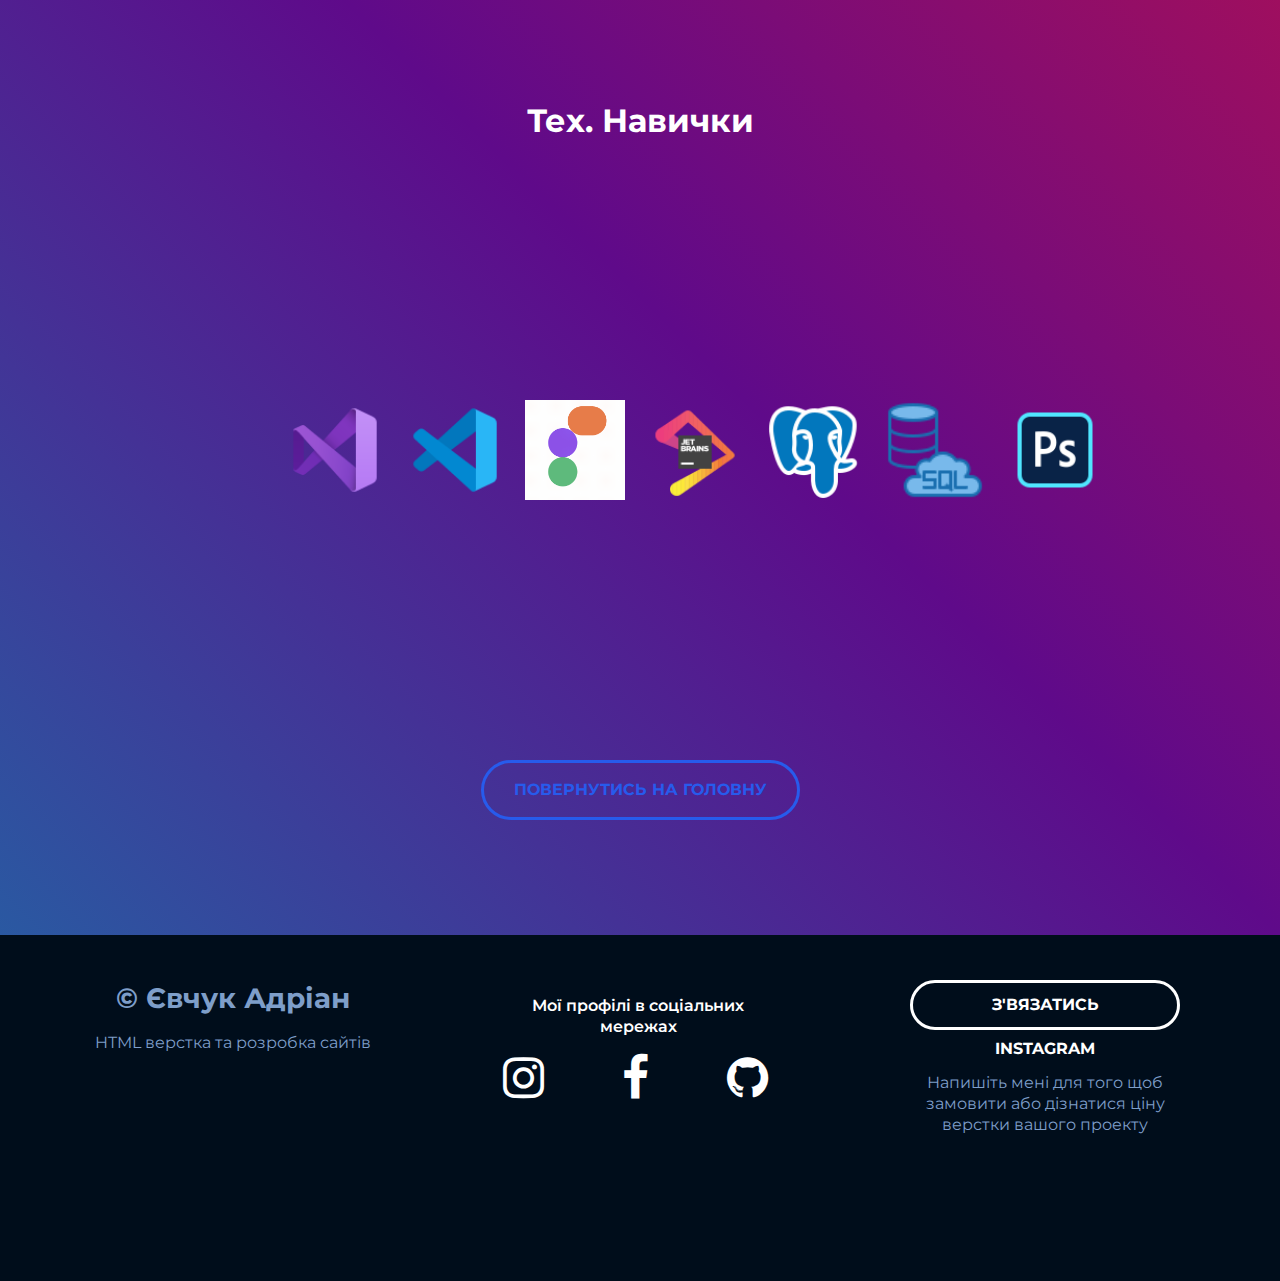
<file: portfolio/tech-skills.html>
<!DOCTYPE html>
<html lang="ua">
<head>
    <meta charset="UTF-8">
    <meta http-equiv="X-UA-Compatible" content="IE=edge">
    <meta name="viewport" content="width=device-width, initial-scale=1.0">
    <title>Про мене</title>
    <link rel="stylesheet" href="./css/main.css">
    <link rel="stylesheet" href="./css/media.css">
    <link href="https://fonts.googleapis.com/css2?family=Montserrat:wght@400;600;700 display=swap" rel="stylesheet">
    <link rel="stylesheet" href="https://maxcdn.bootstrapcdn.com/font-awesome/4.7.0/css/font-awesome.min.css">
</head>
<body>
    
    <div class="tech">
        <div class="container">
            <h1 class="tech-header">Тех. Навички</h1>    
            <div class="tech-description">
                <img src="./images/icons8-visual-studio-96.png" alt="" class="icons-tech">
                <img src="./images/icons8-visual-studio-code-2019-96.png" alt="" class="icons-tech">
                <img src="./images/icons8-figma.gif" alt="" class="icons-tech">
                <img src="./images/icons8-jetbrains-96.png" alt="" class="icons-tech">
                <img src="./images/icons8-postgresql-96.png" alt="" class="icons-tech">
                <img src="./images/icons8-connection-64.png" alt="" class="icons-tech">
                <img src="./images/icons8-adobe-photoshop-96.png" alt="" class="icons-tech">

            </div>

        </div>
        <a href="./index.html#portfolio" class="me-btn-back">ПОВЕРНУТИСЬ НА ГОЛОВНУ</a>
    </div>
    <footer class="footer">
        <div class="container">
            <div class="footer-row">
                <div class="footer-copyright">
                    <div class="footer-copyright-name footer-col">© Євчук Адріан</div>
                    <p>HTML верстка та розробка сайтів</p>
                </div>

                <div class="footer-icons footer-col">
                    <p>Мої профілі в соціальних мережах</p>
                    <div class="footer-icons-row">
                        <a href="https://www.instagram.com/_hyper__fucker_/">
                            <i class="fa fa-instagram fa-3x"></i>
                        </a>
                        <a href="https://www.facebook.com/adrian.yevchuk/">
                            <i class="fa fa-facebook-f fa-3x"></i>
                        </a>
                        <a href="https://github.com/HYPER2307">
                            <i class="fa fa-github fa-3x"></i>
                        </a>
                        
                    </div>
                </div>


                <div class="footer-contacts footer-col">
                    <a href="https://www.instagram.com/_hyper__fucker_/" class="footer-button">
                        З'вязатись Instagram
                    </a>
                    <p>Напишіть мені для того щоб замовити або дізнатися ціну верстки вашого проекту</p>
                </div>

            </div>
        </div>
    </footer>
</body>
</html>
</file>
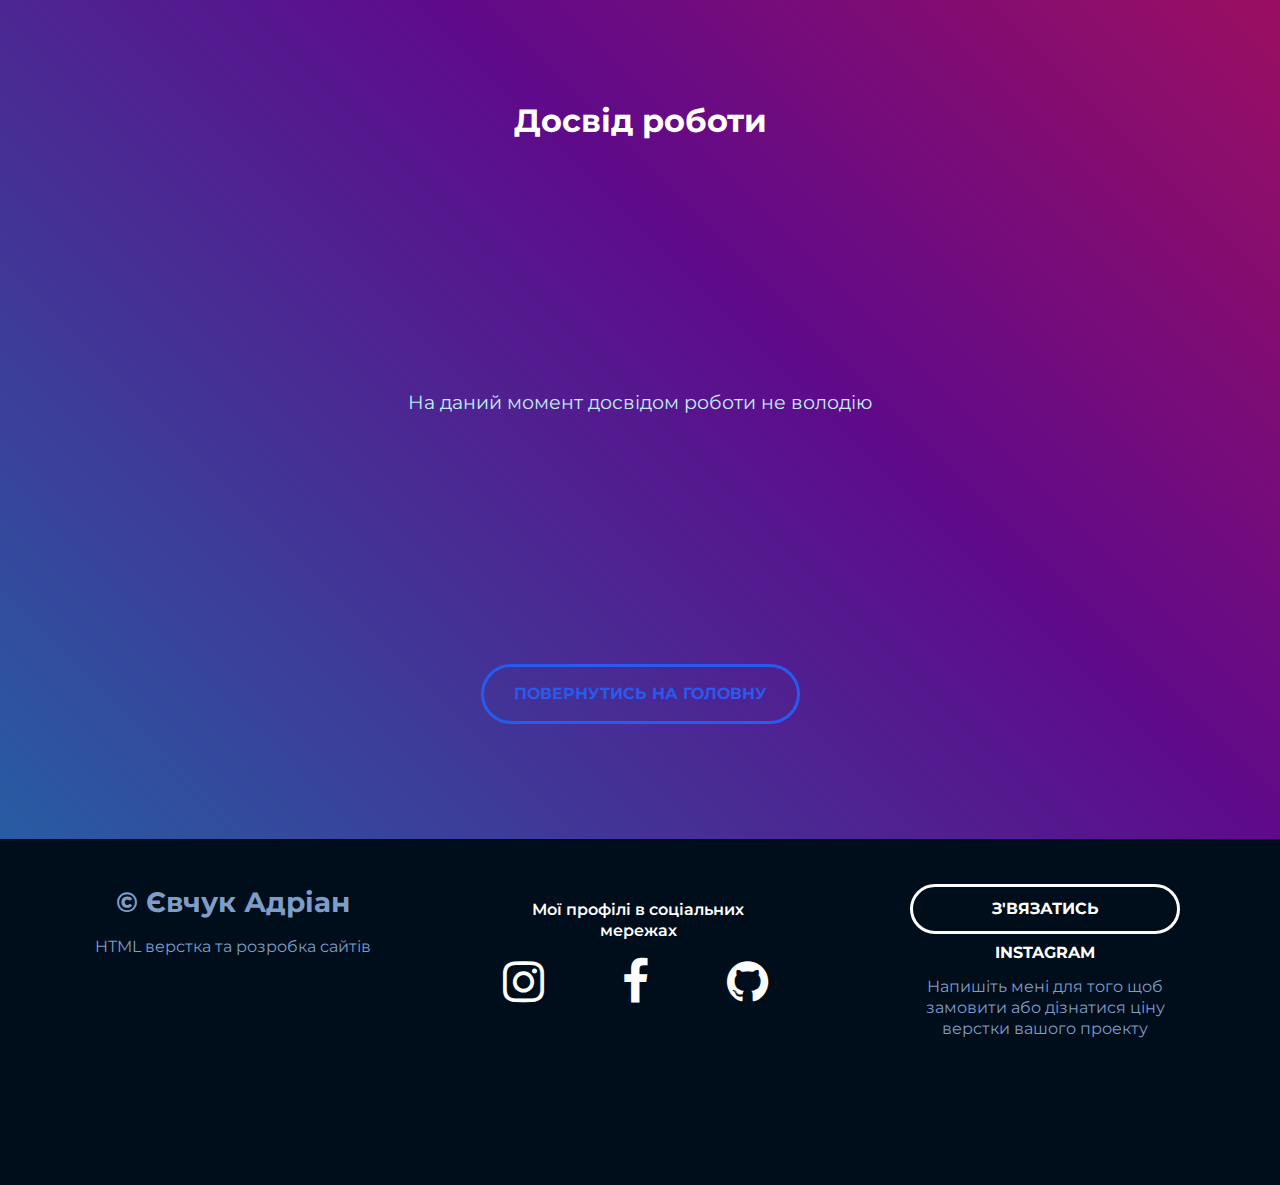
<file: portfolio/work-experience.html>
<!DOCTYPE html>
<html lang="ua">
<head>
    <meta charset="UTF-8">
    <meta http-equiv="X-UA-Compatible" content="IE=edge">
    <meta name="viewport" content="width=device-width, initial-scale=1.0">
    <title>Про мене</title>
    <link rel="stylesheet" href="./css/main.css">
    <link rel="stylesheet" href="./css/media.css">
    <link href="https://fonts.googleapis.com/css2?family=Montserrat:wght@400;600;700 display=swap" rel="stylesheet">
    <link rel="stylesheet" href="https://maxcdn.bootstrapcdn.com/font-awesome/4.7.0/css/font-awesome.min.css">
</head>
<body>
    
    <div class="work">
        <div class="container">
            <h1 class="work-header">Досвід роботи</h1>    
            <div class="work-description">
                <p>На даний момент досвідом роботи не володію</p>
            </div>
        </div>
        <a href="./index.html#portfolio" class="me-btn-back">ПОВЕРНУТИСЬ НА ГОЛОВНУ</a>
    </div>
    <footer class="footer">
        <div class="container">
            <div class="footer-row">
                <div class="footer-copyright">
                    <div class="footer-copyright-name footer-col">© Євчук Адріан</div>
                    <p>HTML верстка та розробка сайтів</p>
                </div>

                <div class="footer-icons footer-col">
                    <p>Мої профілі в соціальних мережах</p>
                    <div class="footer-icons-row">
                        <a href="https://www.instagram.com/_hyper__fucker_/">
                            <i class="fa fa-instagram fa-3x"></i>
                        </a>
                        <a href="https://www.facebook.com/adrian.yevchuk/">
                            <i class="fa fa-facebook-f fa-3x"></i>
                        </a>
                        <a href="https://github.com/HYPER2307">
                            <i class="fa fa-github fa-3x"></i>
                        </a>
                        
                    </div>
                </div>


                <div class="footer-contacts footer-col">
                    <a href="https://www.instagram.com/_hyper__fucker_/" class="footer-button">
                        З'вязатись Instagram
                    </a>
                    <p>Напишіть мені для того щоб замовити або дізнатися ціну верстки вашого проекту</p>
                </div>

            </div>
        </div>
    </footer>
</body>
</html>
</file>
<file: COCOMO/css/index.css>
* {
    font-family: 'Roboto', sans-serif;
    margin: 0;
    padding: 0;
    color: white;
    transition: all .5s;
}

body {
    text-align: center;
    background: linear-gradient(45deg, #0392b3, #5f0a8a, #f51524);
    background-size: 200% 200%;
}

hr {
    margin-top: 20px;
    width: 60vh;
}

.container {
    width: 1200px;
    margin: 0 auto;
    min-height: 100vh;
    display: flex;
    flex-direction: column;
    align-items: center;
    padding: 40px;
}

.title {
    text-align: center;
    font-size: 30px;
}

.select {
    margin-top: 30px;
    font-size: 20px;
}

.result {
    margin-top: 20px;
    display: flex;
    flex-direction: column;
    align-items: center;
}

select {
    font-size: 20px;
    color: black;
    border-radius: 5px;
    
}

select option {
    color: black;
}

#psInput {
    padding-left: 8px;
    color: black;
    font-size: 20px;
    width: 118px;
    height: 28px;
    border-radius: 5px;
}

h4 {
    display: flex;
    align-items: center;
    justify-content: center;
    margin-top: 20px;
    font-size: 20px;
}

h4 input {
    margin-right: 10px;
    width: 20px;
    height: 20px;
}

table {
    margin: 1em 3em 3em 3em;
}

table sub {
    color: black;
}

td,
th {
    padding: .5em;
    color: black;
}

td {
    text-align: center;
    color: black;
}

th:first-child,
td:first-child {
    text-align: left;
}

td>label {
    display: block;
    cursor: pointer;
}

td:hover:not(:first-child) {
    background: #0392b3;
}

input[type=radio] {
    width: 20px;
    height: 20px;
    margin: 0;
    font-size: 20px;
}

.intCocOver {
    margin-top: 20px;
    display: none;
    justify-content: center;
    align-items: center;
    color: black;
    width: 100%;
    height: 100%;
    background: rgba(255, 255, 255, 0.4);
    border-radius: 10px;    
    -webkit-transition: all .5s ease;
}

.input {
    margin-top: 20px;
    width: 650px;   
    display: flex;
    align-items: center;
    justify-content: space-between;
}

#kInput {
    width: 100px;
    margin-left: 10px;
    padding-left: 5px;
    height: 25px;
    color: black;
    border-radius: 5px;
    font-size: 17px;
}

.param {
    margin-top: 30px;
    width: 100%;
    height: 700px;
    display: flex;
    justify-content: space-around;
}

.early_scaleSelect {
    width: 40%;
}

.postSelect {
    width: 40%;
}

.select-block {
    display: flex;
    justify-content: space-between;
    align-items: center;
    margin-top: 10px;
}

.select-block:nth-child(1) {
    margin-top: 30px;
}

.earlySelect {
    margin-top: 40px;
}

h2 {
    font-size: 22px;
    margin-bottom: 20px;
}

.result-co2 {
    display: flex;
    flex-direction: column;
    align-items: center;
    justify-content: center;
    height: 120px;
    background-color: rgba(255, 255, 255, 0.4);
    border-radius: 5px;
    margin-top: 40px;
    font-size: 22px;
}

.result-co2 h3{
    font-size: 22px;
}

.resourse {
    margin-top: 20px;
}

#result-co2 {
    display: inline;
}

#res {
    width: 150px;
    height: 30px;
    color: black;
    border-radius: 5px;
    text-decoration: none;
    border: 0;
    font-size: 20px;
    cursor: pointer;
    background-color: #fff;
}

.coc {
    margin-top: 20px;
    display: block;
    width: 200px;
    height: 50px;
    border: 1px solid white;
    border-radius: 5px;
    line-height: 50px;
    
}

.sel-block {
    font-size: 18px;
    margin-top: 30px;
    display: flex;
    justify-content: space-around;
    align-items: center;
}

.sel-block .descr {
    width: 150px;
}

.sel-block select {
    height: 40px;
    width: 50px;
}

.sel-block input {
    height: 40px;
    width: 100px;
    border-radius: 10px;
    color: black;
    font-size: 22px;
    padding-left: 5px;
}

.ef {
    width: 55%;
    display: flex;
    justify-content: space-around;
}

h1 {
    margin-top: 30px;
}

.sel-block-lang {
    margin-top: 30px;
    display: flex;
    justify-content: center;
    align-items: center;
}

.descr-lang {
    margin-right: 10px;
}

.sel-block-lang select {
    width: 200px;
}

.dl {
    width: 55%;
}

.main{
    margin: 0 auto;
    width: 900px;
    height: 145 0px;
    border-radius: 10px;
    margin-top: 40px;
    padding: 30px;
  }
  input {
    color: black;
    padding-left: 10px;
  }

  h3{
    text-align: center;
  }
  
  .first{
    margin-left: 110px;
  }
  .common{
    margin-left: 139px;
  }
  .forF{
    width: 100px;
    margin-top: 5px;
  }
  .second .inputF{
    width: 130px; 
    height: 60px;
    border-radius:10px;
    margin-bottom: 10px;
  }
  .check{
    margin-left:50px ;
    font-size: 20px;
  }
  .checkB{
    width: 15px;
    height: 15px;
    margin-left: 5px;
  }
  .checkS{
    margin-left: 145px;
    font-size: 20px;
  }
  .checkST {
    margin-left: 156px;
    font-size: 20px;
  }
  .checkSTH {
    margin-left: 160px;
    font-size: 20px;
  }
  .third select{
    width: 130px;
    height: 60px;
    margin-right: 40px;
    border-radius: 10px;
    margin-bottom: 10px;
  }
  .third .forF{
  width: 200px;
  margin-top: 5px;
  }
  button{

    width: 100%;
    margin-bottom: 30px;
  }
  .outputF,.outputS,.outputT{
    margin-top: 10px;
    border-radius:10px;
    border-color:green;
  }
  .outputF{
    width: 75%;
  }
  .outputS {
    width: 76%;
  }
  .outputT {
    width: 80%;
  }
</file>
<file: LR_9/style.css>
* {
    margin: 0;
    padding: 0;
}

body {
    font-family: 'Raleway', sans-serif;
}


/* Header */
.topbar {
    width: 65%;
    height: 70px;
    margin: 0 auto;
    display: flex;
    justify-content: space-between;
}

.pname {
    color: rgb(111, 109, 240);
    font-size: 25px;
    margin-top: 15px;
}

.menu {
    margin-top: 10px;
    display: flex;
    color: #ccc;
    width: 25%;
    justify-content: space-between;
}



.main-header {
    background-image: url(./img/bg_top.jpg);
    width: 100%;
    align-items: center;
}

h1 {
    padding-top: 170px;
    padding-bottom: 100px;
    text-align: center;
    color: white;
    font-weight: 400;
    font-size: 40px;
}

.container-b {
    padding-bottom: 150px;
    align-items: center;
}

.button-h {
    margin: 0 auto;
    width: 200px;
    height: 50px;
    color: white;
    background-color: palevioletred;
    border-radius: 30px;
    text-align: center;
}

.text-button-h {
   padding-top: 13px;
}
/* Header */


.up-main h2{
    margin-top: 70px;
    margin-bottom: 50px;
    text-align: center;
}

.container-m {
    display: flex;
    width: 65%;
    margin: 0 auto;
    padding-bottom: 60px;
    justify-content: space-between;
}

.block {
    align-items: center;
    text-align: center;
    color: #ccc;
    width: 320px;
}

img {
    width: 40px;
}

.last {
    width: 30px;
    margin-bottom: 10px;
}

.down-main {
    background-color: rgb(253, 251, 251);
    padding-bottom: 60px;
}

.down-main h2 {
    padding-top: 60px;
    padding-bottom: 70px;
    text-align: center;
}

.house {
    width: 65%;
    margin: 0 auto;
    display: flex;
}

.house:nth-last-child(2){
    margin-bottom: 30px;
}

.house-img {
    width: 280px;
    height: 240px;
}

.about-h {
    margin-left: 30px;
}

h3 {
    margin-top: 30px;
    margin-bottom: 20px;
    font-size: 25px;
}

.house p {
    margin-bottom: 15px;
    color: #ccc;
    font-size: 14px;
    width: 630px;
}
 
/* Main */


/* Footer */

footer {
    background-color: rgb(48, 48, 58);
    color: #ccc;
    text-align: center;
    align-items: center;
}

.up-f {
    text-align: center;

    font-size: 25px;
    padding-top: 40px;
    padding-bottom: 40px;
}

.middle-f {
    display: flex;
    margin: 0 auto;
    width: 15%;
    justify-content: space-between;
}

.bottom-f {
    margin-top: 40px;
    padding-bottom: 60px;
    font-size: 12px;
}

/* Footer */
</file>
<file: portfolio/css/main.css>
* {
    box-sizing: border-box;
}

html {
    scroll-behavior: smooth;
}

body{
    margin: 0;
    font-family: 'Montserrat', sans-serif;
    color: black;
    scroll-behavior: smooth;
}

img {
    width: 100%;
}

.container {
    max-width: 1140px;
    margin-left: auto;
    margin-right: auto;
    padding-left: 15px;
    padding-right: 15px;
}

.none {
    display: none !important;
}

/* Header */

.header {
    position: relative;

    display: flex;
    flex-direction: column;
    justify-content: center;
    align-items: center;

    width: 100%;
    height: 100vh;

    
    background-size: cover;
    background-position: center;

    background-image: url(/image/header/header-bg.jpg);
}

.header-title {
    margin: 0;
    margin-bottom: 25px;
    font-weight: bold;
    font-size: 56px;
    line-height: 130%;
    text-align: center;
    color: #FFFFFF;
}

.header_subtitle {
    margin: 0;
    font-weight: bold;
    font-size: 16px;
    line-height: 150%;
    text-align: center;
    letter-spacing: 0.2em;
    text-transform: uppercase;
    color: #FFFFFF;
}

.header-arrow {
    width: 48px;
    height: 48px;
    position: absolute;
    bottom: 30px;
    left: 50%;
    transform: translate(-50%, 0);
    /* background-color: red; */
}

/* Portfolio */

.portfolio {
    padding-top: 80px;
    padding-bottom: 115px;
    background: linear-gradient(45deg, #0392b3, #5f0a8a, #f51524);
    background-size: 200% 200%;
    animation: gradient 10s ease infinite;
}

@keyframes gradient {
    0% { 
    background-position: 0% 0%;
    }
    25%{
        background-position: 50% 50%;
    }
    50%{
        background-position: 100% 100%;
    }
    75%{
        background-position: 50% 50%;
    }
    100%{
        background-position: 0% 0%;
    }
}

.portfolio-header {
    margin: 0;
    margin-bottom: 70px;
    font-weight: bold;
    font-size: 56px;
    line-height: 130%;
    text-align: center;
    color: black;
}

.portfolio-cards-wrapper {
    display: flex;
    flex-wrap: wrap;
    justify-content: space-between;
}

.card {
    margin-bottom: 30px;
    max-width: 540px;
    background-color: rgb(0, 0, 0);
    box-shadow: 0px 10px 40px rgba(126, 155, 189, 0.35);
    transition: transform 0.2s linear;
    border-radius: 5%;
}

.card:hover{
    transform: translateY(-15px);
}

.card-link {
    padding: 20px;
    color: rgb(39, 91, 236);
    text-decoration: none;
    display: block;
    transition: color 0.2s ease-in;
}
.card-link:hover {
    color:rgb(211, 0, 46) ;
}

.card:last-child, .card:nth-last-child(2) {
    margin-bottom: 0;
}

.card-img {
    margin-bottom: 20px;
}

.card-title {
    margin: 0;
    margin-bottom: 13px;
    font-weight: 600px;
    font-size: 24px;
    line-height: 130%;
   
}

.card p { 
    margin: 0;
    font-size: 16px;
    line-height: 130%;
   
}

/*Footer*/

.footer {
    padding-top: 45px;
    padding-bottom: 130px;
    background: #000d1b;
    color: white;
}

.footer-row {
    display: flex;
    font-display: row;
    justify-content: space-between;
}

.footer-col {
    text-align: center ;
    padding-left: 15px;
    padding-right: 15px;
    max-width: 300px;
    flex-grow: 1;
}

.footer-copyright {
    padding-left: 10px;
    padding-right: 10px;
    color: #7e9ec9;
    line-height: 1.3;
}

.footer-copyright-name {
    font-weight: bold;
    font-size: 28px;
    margin-bottom: 15px;
}

.footer-copyrigh P {
    margin: 0;
    margin-bottom: 15px;
    font-size: 16px;
    font-weight: 600;
}

.footer-icons p {
    font-weight: 600;
    font-size: 16px;
    line-height: 1.3;
}

.footer-icons-row{
    display: flex;
    align-items: center;

}

.footer-icons-row > *+* {
    margin-left: 78px;
}

.footer-icons-row a{
    color: white;
    transition: all 0.2s ease-in;
}

.footer-icons-row a:hover {
    color: red;
}

.footer-button {
    display: inline-block;
    height: 50px;
    padding-left: 30px;
    padding-right: 30px;
    border: 3px solid #FFFFFF;
    border-radius: 50px;
    color: white;
    line-height: 44px;
    font-weight: bold;
    font-size: 16px;
    text-transform: uppercase;
    text-decoration: none;
    transition: all 0.2s ease-in;
}
.footer-button:hover {
    background-color: white;
    color: black;
}

.footer-contacts p {
    text-align: center;
    margin: 15px 0;
    font-size: 16px;
    line-height: 1.3;
    color: #7e9ec9;
}


/* about-me */

.me {
    padding: 80px 0 120px 0;
    text-align: center;
    padding-top: 80px;
    padding-bottom: 115px;
    background: linear-gradient(45deg, #0392b3, #5f0a8a, #f51524);
    background-size: 200% 200%;
    animation: gradient 10s ease infinite;
}

.me-header {
    margin: 0;
    margin-bottom: 40px;
    font-weight: bold;
    font-size: 46px;
    color: white;
    line-height: 1.3;
}

.me-img {
    margin-bottom: 70px;
}

.me-image {
    width: 500px;
    border-radius: 15%;
}

.me-description {
    margin: 0 auto 60px;
    color: #c3eef8;
    max-width: 730px;
    
}

.me-description a {
    text-decoration: none;
    color: rgb(0, 0, 0);
    transition: all 0.2s ease-in;
}

.me-description a:hover {
    color: red;
}

.me-description p {
    margin-top: 0;
    margin-bottom: 15px;
    font-size: 16px;
    line-height: 1.5;
}

.me-btn-back {
    display: inline-block;
    height: 60px;
    padding-left: 30px;
    padding-right: 30px;
    border: 3px solid #275BEC;
    border-radius: 50px;
    color: #275BEC;
    line-height: 54px;
    font-weight: bold;
    font-size: 16px;
    text-transform: uppercase;
    text-decoration: none;

    transition: all 0.2s ease-in;
}

.me-btn-back:hover {
    background-color: #275BEC;
    color: black;
}


/*Soft-skills*/

.soft {
    padding: 80px 0 120px 0;
    text-align: center;
    padding-top: 80px;
    padding-bottom: 115px;
    background: linear-gradient(45deg, #0392b3, #5f0a8a, #f51524);
    background-size: 200% 200%;
    animation: gradient 10s ease infinite;
}

.soft-header {
    color: white;
}

.soft-image {
    padding-top: 100px;
    padding-bottom: 100px;
    border-radius: 20%;
}

.icons {
    padding-right: 10px;
    width: 75px;
    height: 65px;
}

.icons:nth-child(7) {
    padding: 0;
    width: 65px;
    height: 65px;
}

/*Work-experience*/

.work {
    padding: 80px 0 120px 0;
    text-align: center;
    padding-top: 80px;
    padding-bottom: 115px;
    background: linear-gradient(45deg, #0392b3, #5f0a8a, #f51524);
    background-size: 200% 200%;
    animation: gradient 10s ease infinite;
}

.work-header {
    color: white;
}

.work-description {
    margin: 250px auto 250px;
    color: #c3eef8;
    max-width: 730px;
    font-size: larger;
}


.icons-soft {
    width: 100px;
    height: 100px;
}


/*Tech-skills*/

.tech {
    padding: 80px 0 120px 0;
    text-align: center;
    padding-top: 80px;
    padding-bottom: 115px;
    background: linear-gradient(45deg, #0392b3, #5f0a8a, #f51524);
    background-size: 200% 200%;
    animation: gradient 10s ease infinite;
}

.tech-header {
    color: white;
}

.tech-description {
    margin: 250px auto 250px;
    color: #c3eef8;
    max-width: 730px;
    display: flex;
}


.icons-tech {
    width: 100px;
    height: 100px;
    margin: 10px ;
}
</file>
<file: portfolio/css/media.css>
@media (max-width: 1140px) {
    .card {
        width: calc(50% - 15px);
    }

    .footer {
        padding-top: 40px;
        padding-bottom: 60px;
    }

    .footer-row {
        flex-direction: column-reverse;
        align-items: center;
        text-align:center;
    }

    .footer-col {
        margin-bottom: 50px;
    }
    
    .footer-col:first-child {
        margin-bottom: 0px;
    }
}

@media (max-width: 760px) {
    .header-title {
        font-size: 32px;
    }

    .header_subtitle {
        font-size: 14px;
    }

    .portfolio {
        padding-top: 40px;
        padding-bottom: 60px;
    }

    .portfolio-header {
        font-size: 32px;
    }

    .card {
        min-width: 530px;
        width: 100%;
    }

    .card:nth-last-child(2) {
        margin-bottom: 30px;
    }

    .portfolio-cards-wrapper {
        justify-content: center;
    }

    .card-link {
        padding: 15px;
    }

    .card-img {
        margin-bottom: 10px;
    }

    .card-title {
        font-size: 18px;
        margin-bottom: 10px;
    }

    .card p {
        font-size: 14px;

    }

    .footer-copyright-name {
        font-size: 18px;
        margin-bottom: 5px;
    }

    .footer-copyright p {
        font-size: 14px;
    }

    .footer-icons p {
        font-size: 14px;
    }

    .footer-contacts p { 
        font-size: 14px;
        margin: 0;
        margin-top: 15px;
    }

    .me {
        padding: 40px 0 60px;
    }

    .me-header {
        font-size: 28px;
        margin-bottom: 30px;
    }

    .me-img {
        margin-bottom: 20px;
    }

    .me-image{
        width: 100%;
    }

    .me-description {
        margin-bottom: 50px;
    }

    .me-btn-back {
        padding: 0 10px;
        width: 100%;
        min-width: 320px;
    }
}
    @media (max-width: 570px){
        .card {
            min-width: 300px;
            width: 100%;
        }
        .card-link {
            padding: 10px;
        }
    }
    @media (max-width: 320px){
        .card {
            min-width: 190px;
            width: 100%;
        }
        .card-link {
            padding: 5px;
        }
        .me-btn-back {
            padding: 0 5px;
            width: 100%;
            min-width: 200px;
        }
        .footer-button {
            font-size: 10px;
        }
    }
</file>
